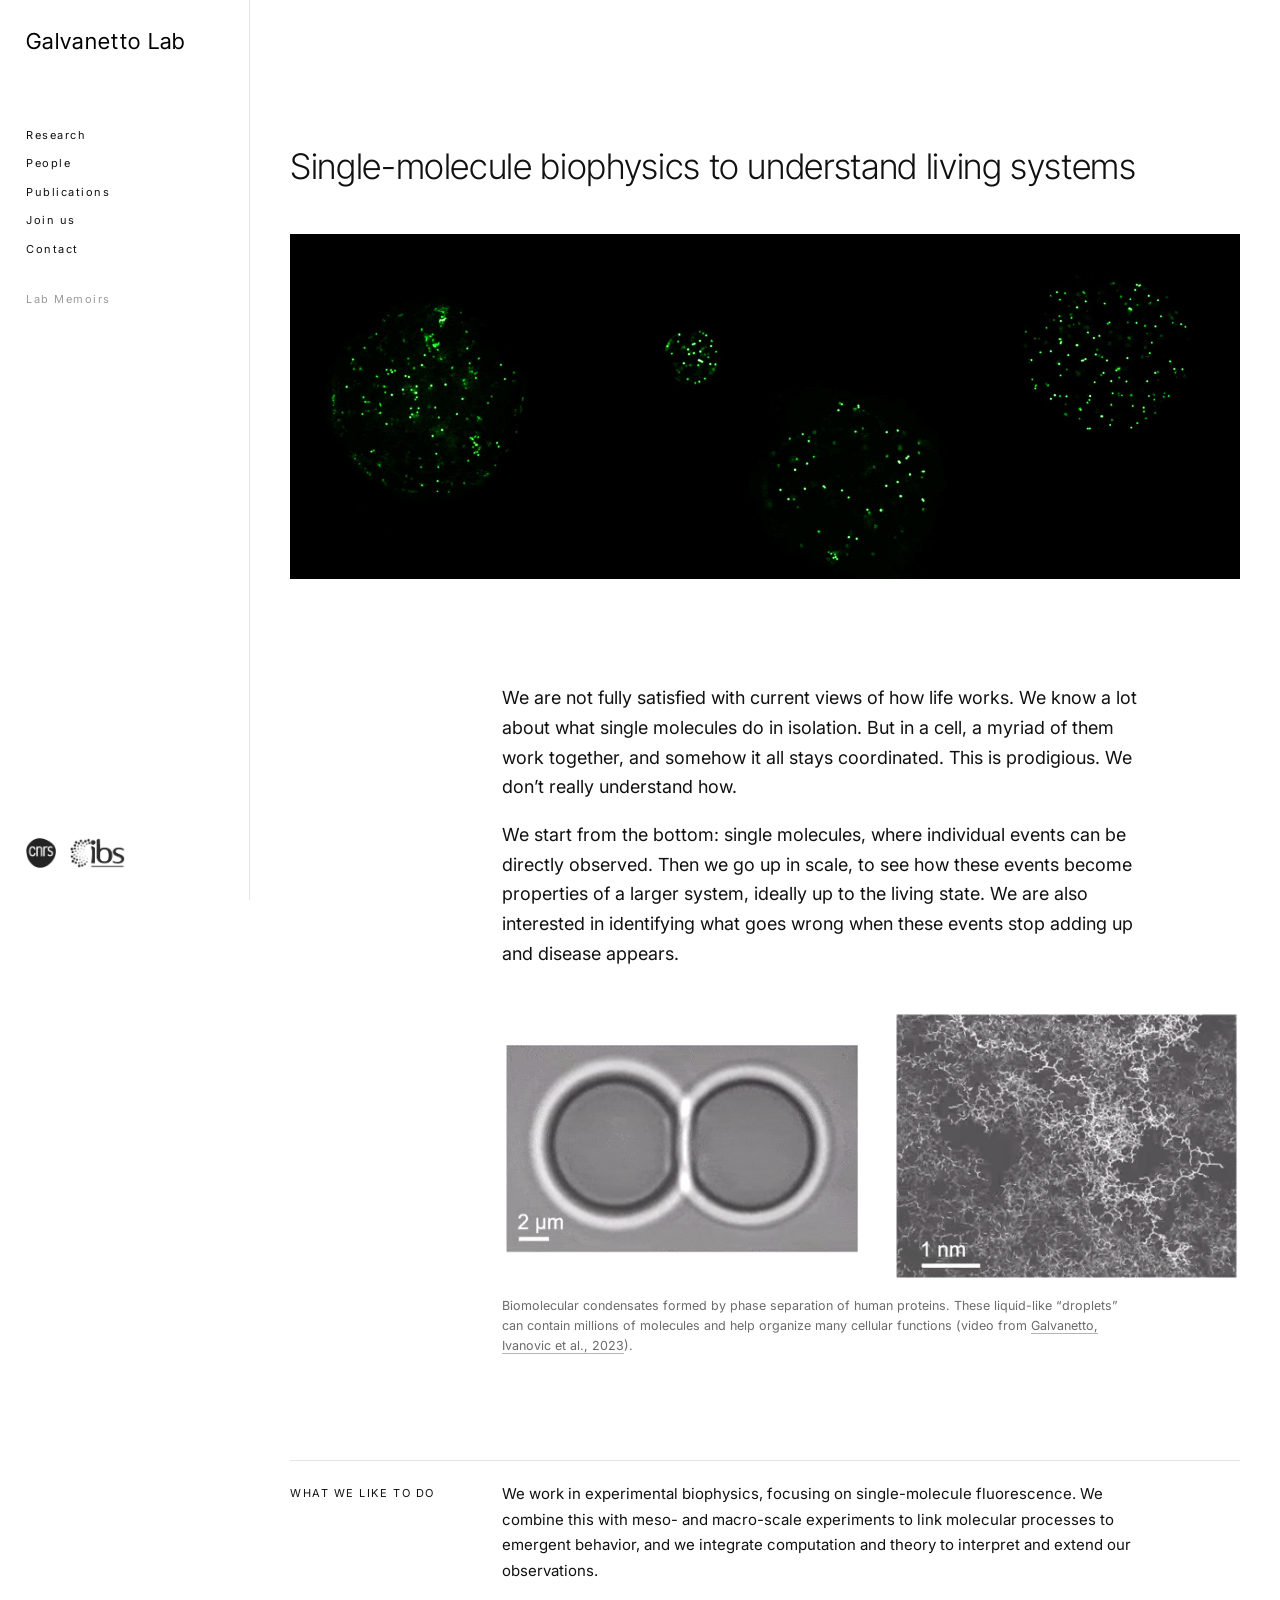
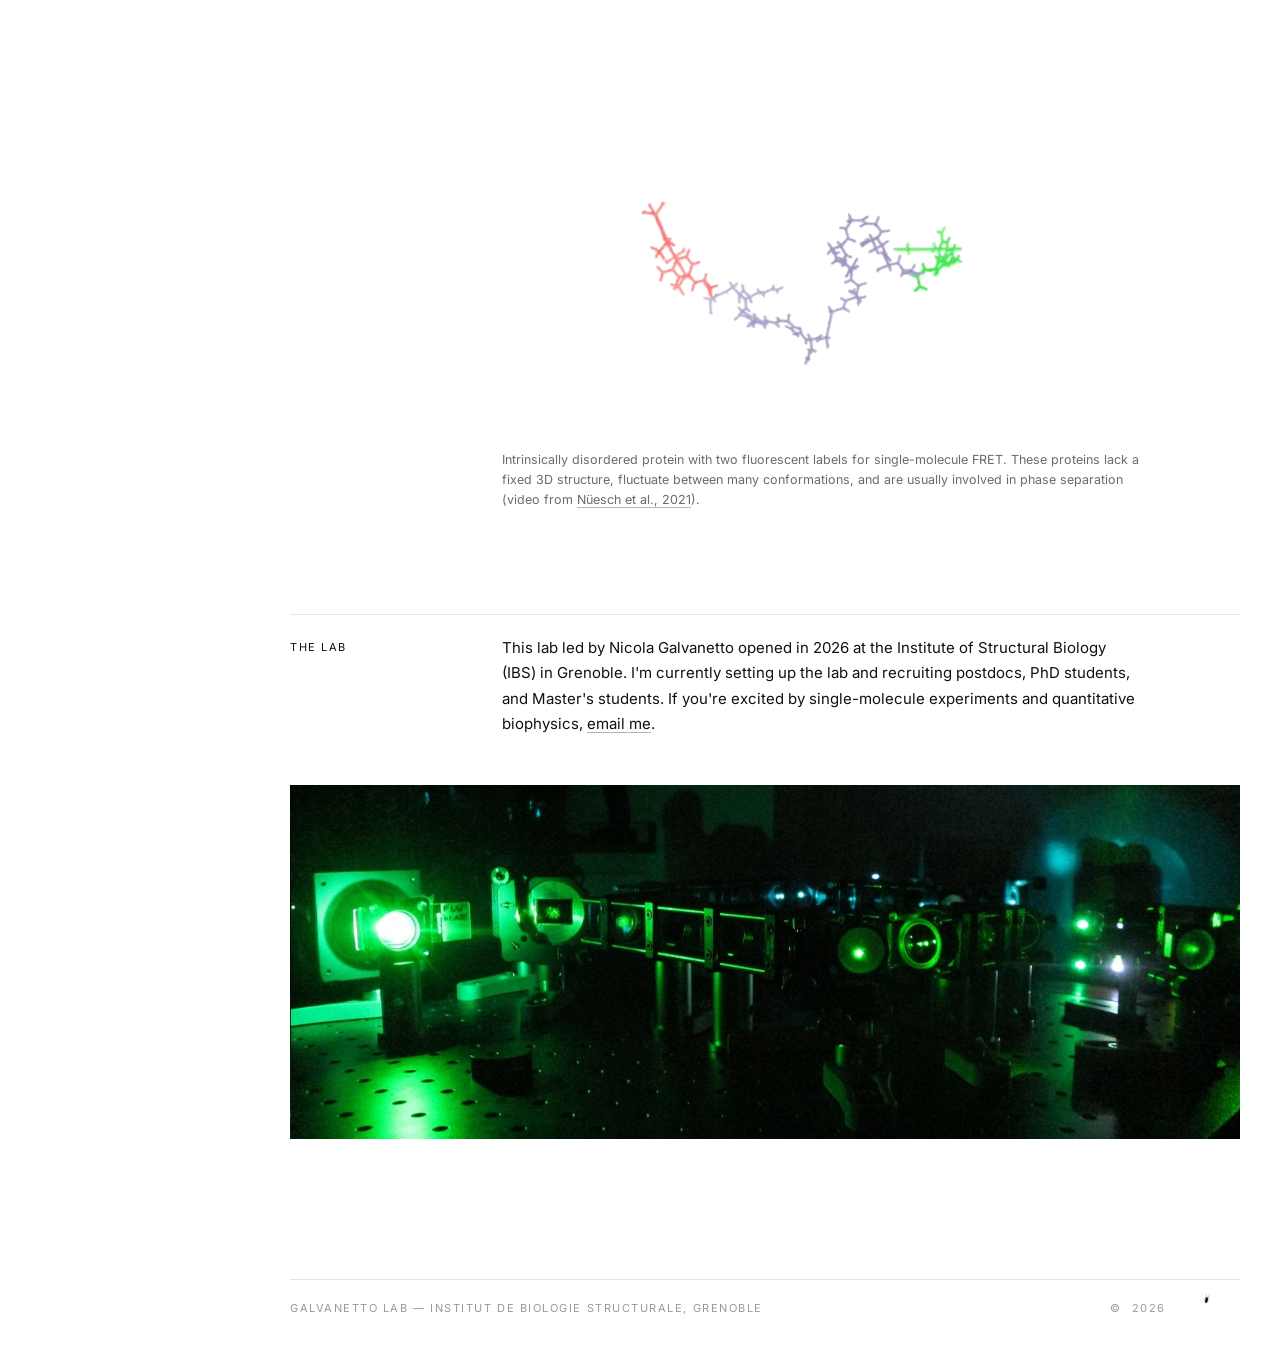
<file: index.html>
<!DOCTYPE html>
<html lang="en">
<head>
  <meta charset="UTF-8" />
  <meta name="viewport" content="width=device-width, initial-scale=1.0" />
  <title>Nicola Galvanetto Lab | Single-Molecule Biophysics, IBS Grenoble</title>
  <meta name="description" content="Nicola Galvanetto's research group at IBS Grenoble. Experimental biophysics.">
  <meta name="author" content="Nicola Galvanetto">
  <link rel="icon" href="favicon.ico">
  <link rel="preconnect" href="https://fonts.googleapis.com">
  <link rel="preconnect" href="https://fonts.gstatic.com" crossorigin>
  <link href="https://fonts.googleapis.com/css2?family=Inter+Tight:wght@300;400&family=Inter:wght@400;500&display=swap" rel="stylesheet">
  <link rel="stylesheet" href="style.css" />
  <meta property="og:type" content="website">
  <meta property="og:site_name" content="Galvanetto Lab">
  <meta property="og:title" content="Nicola Galvanetto Lab | Single-Molecule Biophysics, IBS Grenoble">
  <meta property="og:description" content="Nicola Galvanetto's research group at IBS Grenoble. Experimental biophysics.">
  <meta property="og:url" content="https://galvanettolab.org/">
  <meta property="og:image" content="https://galvanettolab.org/images/bannerbeads.jpg">
  <meta name="twitter:card" content="summary_large_image">
  <meta name="google-site-verification" content="LbLYlMsRzAhUB07SiSSsI749HPwoGeABH3J2NAC8m28">
  <script type="application/ld+json">
  {
    "@context": "https://schema.org",
    "@type": "Person",
    "name": "Nicola Galvanetto",
    "jobTitle": "Biophysicist",
    "description": "Principal Investigator at CNRS studying single-molecule protein dynamics",
    "affiliation": {
      "@type": "Organization",
      "name": "French National Centre for Scientific Research (CNRS)"
    },
    "worksFor": {
      "@type": "Organization",
      "name": "Institut de Biologie Structurale, Grenoble"
    },
    "url": "https://galvanettolab.org",
    "sameAs": [
      "https://scholar.google.com/citations?user=8Rr_CowAAAAJ",
      "https://orcid.org/0000-0002-0408-1747"
    ]
  }
  </script>
</head>
<body>

  <!-- ───────── Sidebar ───────── -->
  <aside class="sidebar">
    <div class="sidebar-top">
      <a class="site-title" href="index.html">Galvanetto Lab</a>
      <button class="hamburger" id="hamburger" aria-label="Open menu" aria-expanded="false">
        <span></span><span></span><span></span>
      </button>
    </div>

    <div class="sidebar-body" id="menu">
      <nav>
        <ul class="menu">
          <li><a href="research/">Research</a></li>
          <li><a href="people/">People</a></li>
          <li><a href="publications/">Publications</a></li>
          <li><a href="join/">Join us</a></li>
          <li><a href="contact/">Contact</a></li>
          <li class="aside"><a href="memoirs/">Lab Memoirs</a></li>
        </ul>
      </nav>


      <div class="sidebar-logos">
        <a href="https://www.cnrs.fr/en" target="_blank" rel="noopener"><img src="images/cnrslogo.jpg" alt="CNRS"></a>
        <a href="https://www.ibs.fr/" target="_blank" rel="noopener"><img src="images/ibslogo.jpg" alt="IBS"></a>
      </div>
    </div>
  </aside>

  <!-- ───────── Main ───────── -->
  <main class="main">
    <div class="wrap">


      <h1 class="statement">Single-molecule biophysics to understand living systems</h1>

      <img src="images/bannerbeads.jpg" alt="Single molecules inside biomolecular condensates" class="full">

      <section class="row">
        <div class="label"></div>
        <div class="text intro">
          <p>We are not fully satisfied with current views of how life works. We know a lot about what single molecules do in isolation. But in a cell, a myriad of them work together, and somehow it all stays coordinated. This is prodigious. We don’t really understand how.</p>
          <p>We start from the bottom: single molecules, where individual events can be directly observed. Then we go up in scale, to see how these events become properties of a larger system, ideally up to the living state. We are also interested in identifying what goes wrong when these events stop adding up and disease appears.</p>
        </div>
      </section>

      <figure class="figure">
        <div class="plate"><video autoplay loop muted playsinline aria-label="Biomolecular condensates"><source src="images/dropletsandmolecules.webm" type="video/webm"><source src="images/dropletsandmolecules.mp4" type="video/mp4"></video></div>
        <figcaption class="row">
          <span class="label"></span>
          <span class="text">Biomolecular condensates formed by phase separation of human proteins.
          These liquid-like “droplets” can contain millions of molecules and help organize many cellular functions
          (video from <a href="https://www.nature.com/articles/s41586-023-06329-5">Galvanetto, Ivanovic et al., 2023</a>).</span>
        </figcaption>
      </figure>

      <section class="row">
        <h2 class="label">What we like to do</h2>
        <div class="text">
          <p>We work in experimental biophysics, focusing on single-molecule fluorescence.
          We combine this with meso- and macro-scale experiments to link molecular processes to emergent behavior,
          and we integrate computation and theory to interpret and extend our observations.</p>
        </div>
      </section>

      <figure class="figure">
        <div class="plate plate-narrow"><video autoplay loop muted playsinline aria-label="Intrinsically disordered protein with two fluorescent labels"><source src="images/AGQ.webm" type="video/webm"><source src="images/AGQ.mp4" type="video/mp4"></video></div>
        <figcaption class="row">
          <span class="label"></span>
          <span class="text">Intrinsically disordered protein with two fluorescent labels for single-molecule FRET.
          These proteins lack a fixed 3D structure, fluctuate between many conformations,
          and are usually involved in phase separation
          (video from <a href="https://pubs.acs.org/doi/full/10.1021/jacs.1c09387">Nüesch et al., 2021</a>).</span>
        </figcaption>
      </figure>

      <section class="row">
        <h2 class="label">The lab</h2>
        <div class="text">
          <p>This lab led by Nicola Galvanetto opened in 2026 at the Institute of Structural Biology (IBS) in Grenoble.
          I'm currently setting up the lab and recruiting postdocs, PhD students, and Master's students.
          If you're excited by single-molecule experiments and quantitative biophysics, <a href="mailto:nicola.galvanetto@ibs.fr">email me</a>.</p>
        </div>
      </section>
	  
	  
	  
	  <img src="images/laser1thin.jpg" alt="Fluorescence microscope setup" class="full">
	  


      <footer class="site-footer">
        <p>Galvanetto Lab — Institut de Biologie Structurale, Grenoble</p>
        <p class="footer-right">© <span id="year"></span><img src="images/formica.gif" alt="" class="ant-gif"></p>
      </footer>
    </div>
  </main>

  <script>
    document.getElementById("year").textContent = new Date().getFullYear();

    (function () {
      var btn = document.getElementById("hamburger");
      var menu = document.getElementById("menu");
      btn.addEventListener("click", function () {
        var open = menu.classList.toggle("open");
        btn.classList.toggle("open", open);
        btn.setAttribute("aria-expanded", open);
      });
      menu.querySelectorAll("a").forEach(function (a) {
        a.addEventListener("click", function () { menu.classList.remove("open"); btn.classList.remove("open"); });
      });
    })();
  </script>
</body>
</html>
</file>
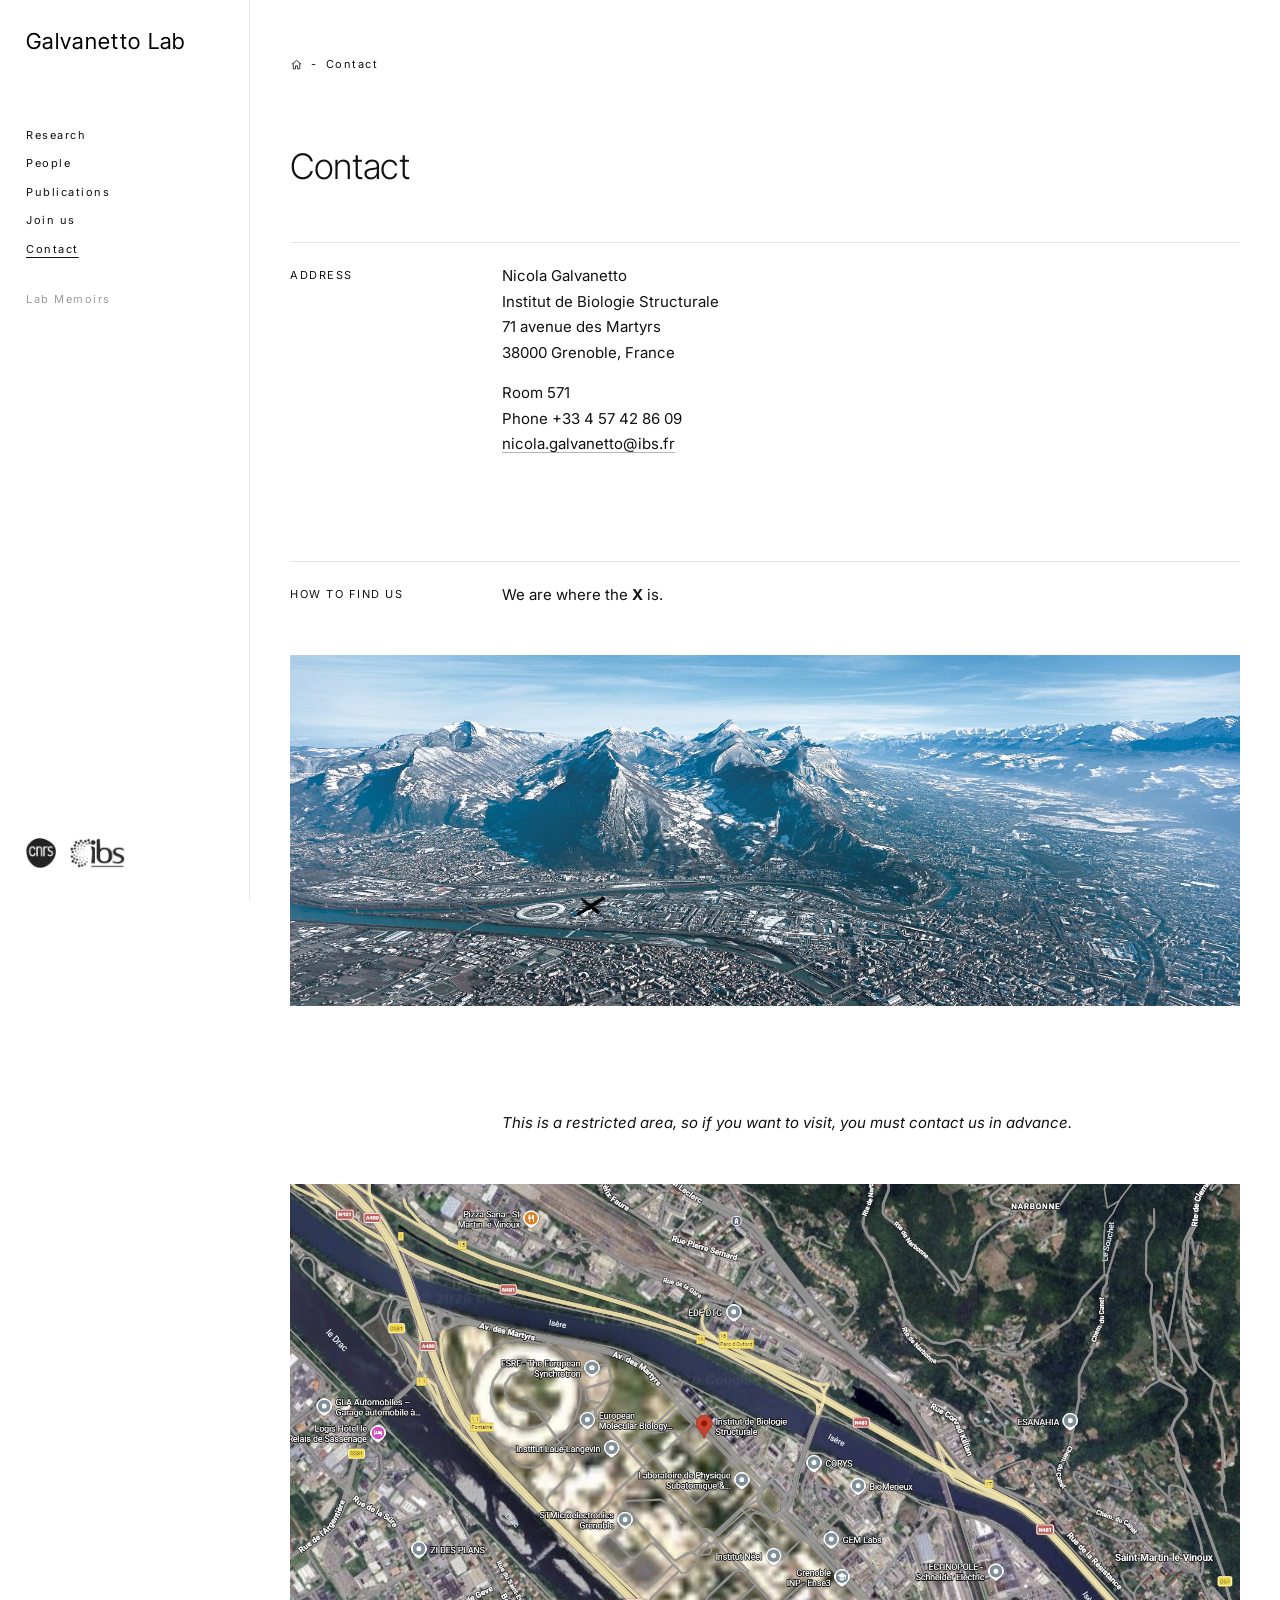
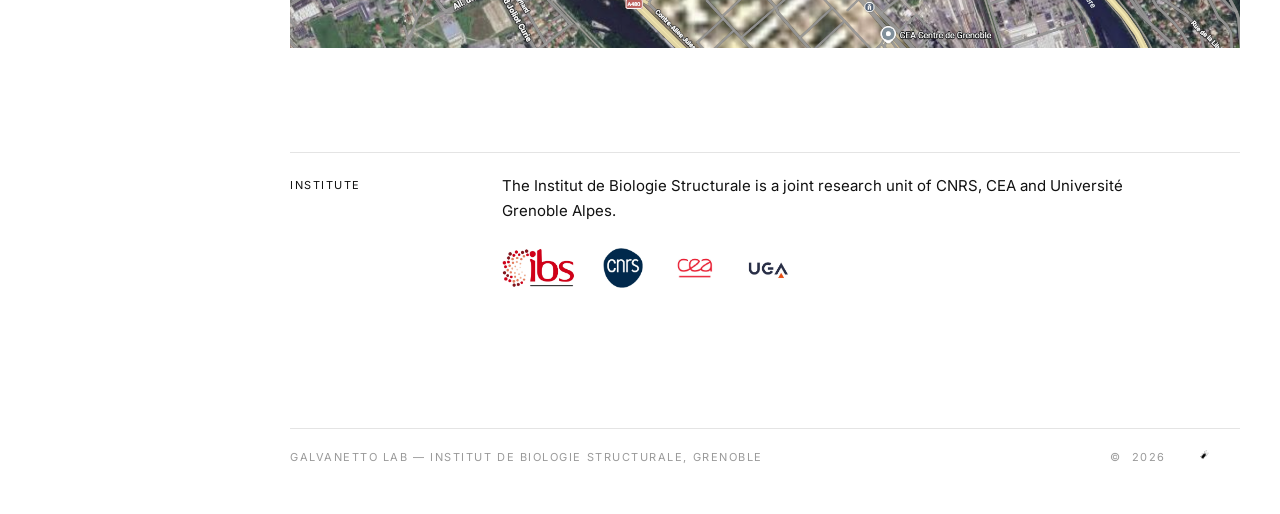
<file: contact/index.html>
<!DOCTYPE html>
<html lang="en">
<head>
  <meta charset="UTF-8" />
  <meta name="viewport" content="width=device-width, initial-scale=1.0" />
  <title>Contact — Nicola Galvanetto Lab</title>
  <meta name="description" content="Contact Nicola Galvanetto at IBS Grenoble and find the lab.">
  <meta name="author" content="Nicola Galvanetto">
  <link rel="icon" href="../favicon.ico">
  <link rel="preconnect" href="https://fonts.googleapis.com">
  <link rel="preconnect" href="https://fonts.gstatic.com" crossorigin>
  <link href="https://fonts.googleapis.com/css2?family=Inter+Tight:wght@300;400&family=Inter:wght@400;500&display=swap" rel="stylesheet">
  <link rel="stylesheet" href="../style.css" />
  <meta property="og:type" content="website">
  <meta property="og:site_name" content="Galvanetto Lab">
  <meta property="og:title" content="Contact — Nicola Galvanetto Lab">
  <meta property="og:description" content="Contact Nicola Galvanetto at IBS Grenoble and find the lab.">
  <meta property="og:url" content="https://galvanettolab.org/contact/">
  <meta property="og:image" content="https://galvanettolab.org/images/bannerbeads.jpg">
  <meta name="twitter:card" content="summary_large_image">
</head>
<body>

  <!-- ───────── Sidebar ───────── -->
  <aside class="sidebar">
    <div class="sidebar-top">
      <a class="site-title" href="../index.html">Galvanetto Lab</a>
      <button class="hamburger" id="hamburger" aria-label="Open menu" aria-expanded="false">
        <span></span><span></span><span></span>
      </button>
    </div>

    <div class="sidebar-body" id="menu">
      <nav>
        <ul class="menu">
          <li><a href="../research/">Research</a></li>
          <li><a href="../people/">People</a></li>
          <li><a href="../publications/">Publications</a></li>
          <li><a href="../join/">Join us</a></li>
          <li><a href="../contact/" class="active">Contact</a></li>
          <li class="aside"><a href="../memoirs/">Lab Memoirs</a></li>
        </ul>
      </nav>


      <div class="sidebar-logos">
        <a href="https://www.cnrs.fr/en" target="_blank" rel="noopener"><img src="../images/cnrslogo.jpg" alt="CNRS"></a>
        <a href="https://www.ibs.fr/" target="_blank" rel="noopener"><img src="../images/ibslogo.jpg" alt="IBS"></a>
      </div>
    </div>
  </aside>

  <!-- ───────── Main ───────── -->
  <main class="main">
    <div class="wrap">
      <div class="breadcrumb">
        <a href="../index.html" class="crumb-home" aria-label="Home"><svg viewBox="0 0 24 24" aria-hidden="true" fill="none" stroke="currentColor" stroke-width="1.5" stroke-linejoin="round"><path d="M3.5 11.5 12 4.5l8.5 7"/><path d="M6 9.5V20h4.2v-5.5h3.6V20H18V9.5"/></svg></a>
        <span>-</span>
        <span>Contact</span>
      </div>

      <h1 class="statement">Contact</h1>

      <section class="row">
        <h2 class="label">Address</h2>
        <div class="text">
          <p>Nicola Galvanetto<br>
          Institut de Biologie Structurale<br>
          71 avenue des Martyrs<br>
          38000 Grenoble, France</p>
          <p>Room 571<br>
          Phone +33 4 57 42 86 09<br>
          <a href="mailto:nicola.galvanetto@ibs.fr">nicola.galvanetto@ibs.fr</a></p>
        </div>
      </section>

      <section class="row">
        <h2 class="label">How to find us</h2>
        <div class="text">
          <p>We are where the <b>X</b> is.</p>
        </div>
      </section>

      <img src="../images/position in photo.png" alt="Aerial view with the lab position marked" class="full">

      <section class="row">
        <div class="label"></div>
        <div class="text">
          <p><i>This is a restricted area, so if you want to visit, you must contact us in advance.</i></p>
        </div>
      </section>

      <a href="https://maps.app.goo.gl/d3sHrLhtY7CHZB1f6" target="_blank" rel="noopener" class="full-link">
        <img src="../images/position in map.png" alt="Map with the lab position" class="full">
      </a>

      <section class="row">
        <h2 class="label">Institute</h2>
        <div class="text">
          <p>The Institut de Biologie Structurale is a joint research unit of CNRS, CEA and Université Grenoble Alpes.</p>
          <div class="institute-logos">
            <a href="https://www.ibs.fr/" target="_blank" rel="noopener"><img src="../images/ibslogo.jpg" alt="IBS"></a>
            <a href="https://www.cnrs.fr/en" target="_blank" rel="noopener"><img src="../images/cnrslogo.jpg" alt="CNRS"></a>
            <a href="https://www.cea.fr/english/Pages/home.aspx" target="_blank" rel="noopener"><img src="../images/cealogo.jpg" alt="CEA"></a>
            <a href="https://www.univ-grenoble-alpes.fr/english/" target="_blank" rel="noopener"><img src="../images/ugalogo.jpg" alt="Université Grenoble Alpes"></a>
          </div>
        </div>
      </section>

      <footer class="site-footer">
        <p>Galvanetto Lab — Institut de Biologie Structurale, Grenoble</p>
        <p class="footer-right">© <span id="year"></span><img src="../images/formica.gif" alt="" class="ant-gif"></p>
      </footer>
    </div>
  </main>

  <script>
    document.getElementById("year").textContent = new Date().getFullYear();

    (function () {
      var btn = document.getElementById("hamburger");
      var menu = document.getElementById("menu");
      btn.addEventListener("click", function () {
        var open = menu.classList.toggle("open");
        btn.classList.toggle("open", open);
        btn.setAttribute("aria-expanded", open);
      });
      menu.querySelectorAll("a").forEach(function (a) {
        a.addEventListener("click", function () { menu.classList.remove("open"); btn.classList.remove("open"); });
      });
    })();
  </script>
</body>
</html>
</file>
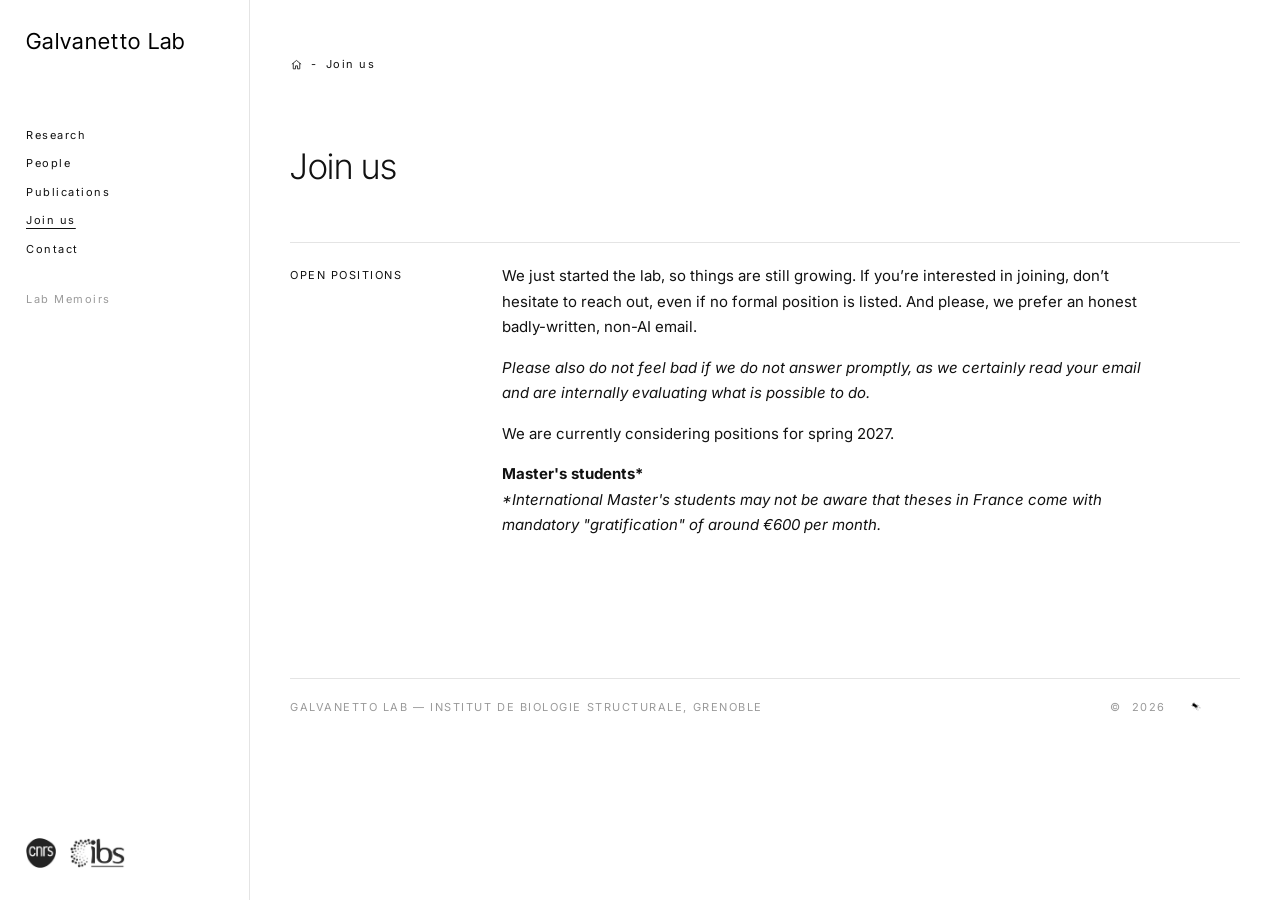
<file: join/index.html>
<!DOCTYPE html>
<html lang="en">
<head>
  <meta charset="UTF-8" />
  <meta name="viewport" content="width=device-width, initial-scale=1.0" />
  <title>Join us — Nicola Galvanetto Lab</title>
  <meta name="description" content="Open positions in the Galvanetto Lab at IBS Grenoble: postdocs, PhD and Master's students in single-molecule biophysics.">
  <meta name="author" content="Nicola Galvanetto">
  <link rel="icon" href="../favicon.ico">
  <link rel="preconnect" href="https://fonts.googleapis.com">
  <link rel="preconnect" href="https://fonts.gstatic.com" crossorigin>
  <link href="https://fonts.googleapis.com/css2?family=Inter+Tight:wght@300;400&family=Inter:wght@400;500&display=swap" rel="stylesheet">
  <link rel="stylesheet" href="../style.css" />
  <meta property="og:type" content="website">
  <meta property="og:site_name" content="Galvanetto Lab">
  <meta property="og:title" content="Join us — Nicola Galvanetto Lab">
  <meta property="og:description" content="Open positions in the Galvanetto Lab at IBS Grenoble: postdocs, PhD and Master's students in single-molecule biophysics.">
  <meta property="og:url" content="https://galvanettolab.org/join/">
  <meta property="og:image" content="https://galvanettolab.org/images/bannerbeads.jpg">
  <meta name="twitter:card" content="summary_large_image">
</head>
<body>

  <!-- ───────── Sidebar ───────── -->
  <aside class="sidebar">
    <div class="sidebar-top">
      <a class="site-title" href="../index.html">Galvanetto Lab</a>
      <button class="hamburger" id="hamburger" aria-label="Open menu" aria-expanded="false">
        <span></span><span></span><span></span>
      </button>
    </div>

    <div class="sidebar-body" id="menu">
      <nav>
        <ul class="menu">
          <li><a href="../research/">Research</a></li>
          <li><a href="../people/">People</a></li>
          <li><a href="../publications/">Publications</a></li>
          <li><a href="../join/" class="active">Join us</a></li>
          <li><a href="../contact/">Contact</a></li>
          <li class="aside"><a href="../memoirs/">Lab Memoirs</a></li>
        </ul>
      </nav>


      <div class="sidebar-logos">
        <a href="https://www.cnrs.fr/en" target="_blank" rel="noopener"><img src="../images/cnrslogo.jpg" alt="CNRS"></a>
        <a href="https://www.ibs.fr/" target="_blank" rel="noopener"><img src="../images/ibslogo.jpg" alt="IBS"></a>
      </div>
    </div>
  </aside>

  <!-- ───────── Main ───────── -->
  <main class="main">
    <div class="wrap">
      <div class="breadcrumb">
        <a href="../index.html" class="crumb-home" aria-label="Home"><svg viewBox="0 0 24 24" aria-hidden="true" fill="none" stroke="currentColor" stroke-width="1.5" stroke-linejoin="round"><path d="M3.5 11.5 12 4.5l8.5 7"/><path d="M6 9.5V20h4.2v-5.5h3.6V20H18V9.5"/></svg></a>
        <span>-</span>
        <span>Join us</span>
      </div>

      <h1 class="statement">Join us</h1>

      <section class="row">
        <h2 class="label">Open positions</h2>
        <div class="text">
          <p>We just started the lab, so things are still growing.
          If you’re interested in joining, don’t hesitate to reach out, even if no formal position is listed. And please, we prefer an honest badly-written, non-AI email.</p>
          <p><i>Please also do not feel bad if we do not answer promptly, as we certainly read your email and are internally evaluating what is possible to do.</i></p>
          <p>We are currently considering positions for spring 2027.</p>
          <p><b>Master's students*</b><br>
          <i>*International Master's students may not be aware that theses in France come with mandatory "gratification"
          of around €600 per month.</i></p>
        </div>
      </section>

      <footer class="site-footer">
        <p>Galvanetto Lab — Institut de Biologie Structurale, Grenoble</p>
        <p class="footer-right">© <span id="year"></span><img src="../images/formica.gif" alt="" class="ant-gif"></p>
      </footer>
    </div>
  </main>

  <script>
    document.getElementById("year").textContent = new Date().getFullYear();

    (function () {
      var btn = document.getElementById("hamburger");
      var menu = document.getElementById("menu");
      btn.addEventListener("click", function () {
        var open = menu.classList.toggle("open");
        btn.classList.toggle("open", open);
        btn.setAttribute("aria-expanded", open);
      });
      menu.querySelectorAll("a").forEach(function (a) {
        a.addEventListener("click", function () { menu.classList.remove("open"); btn.classList.remove("open"); });
      });
    })();
  </script>
</body>
</html>
</file>
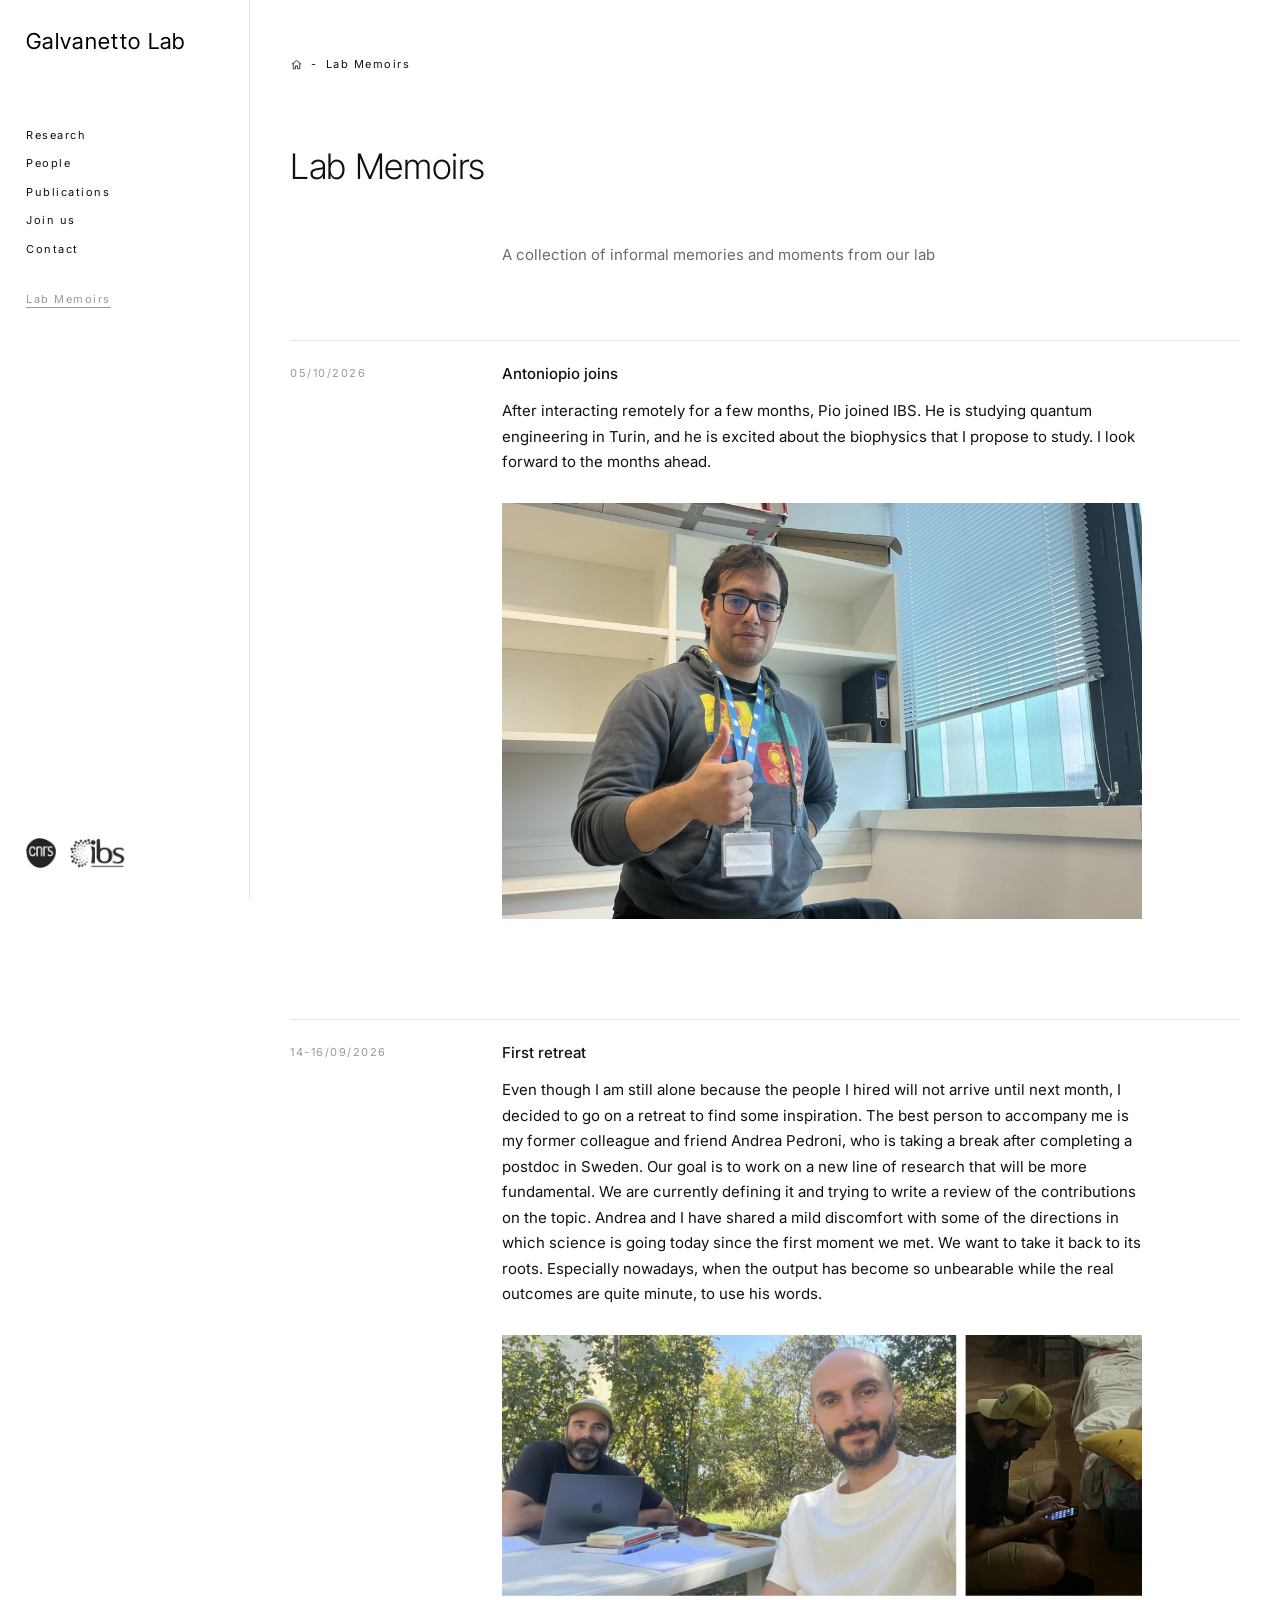
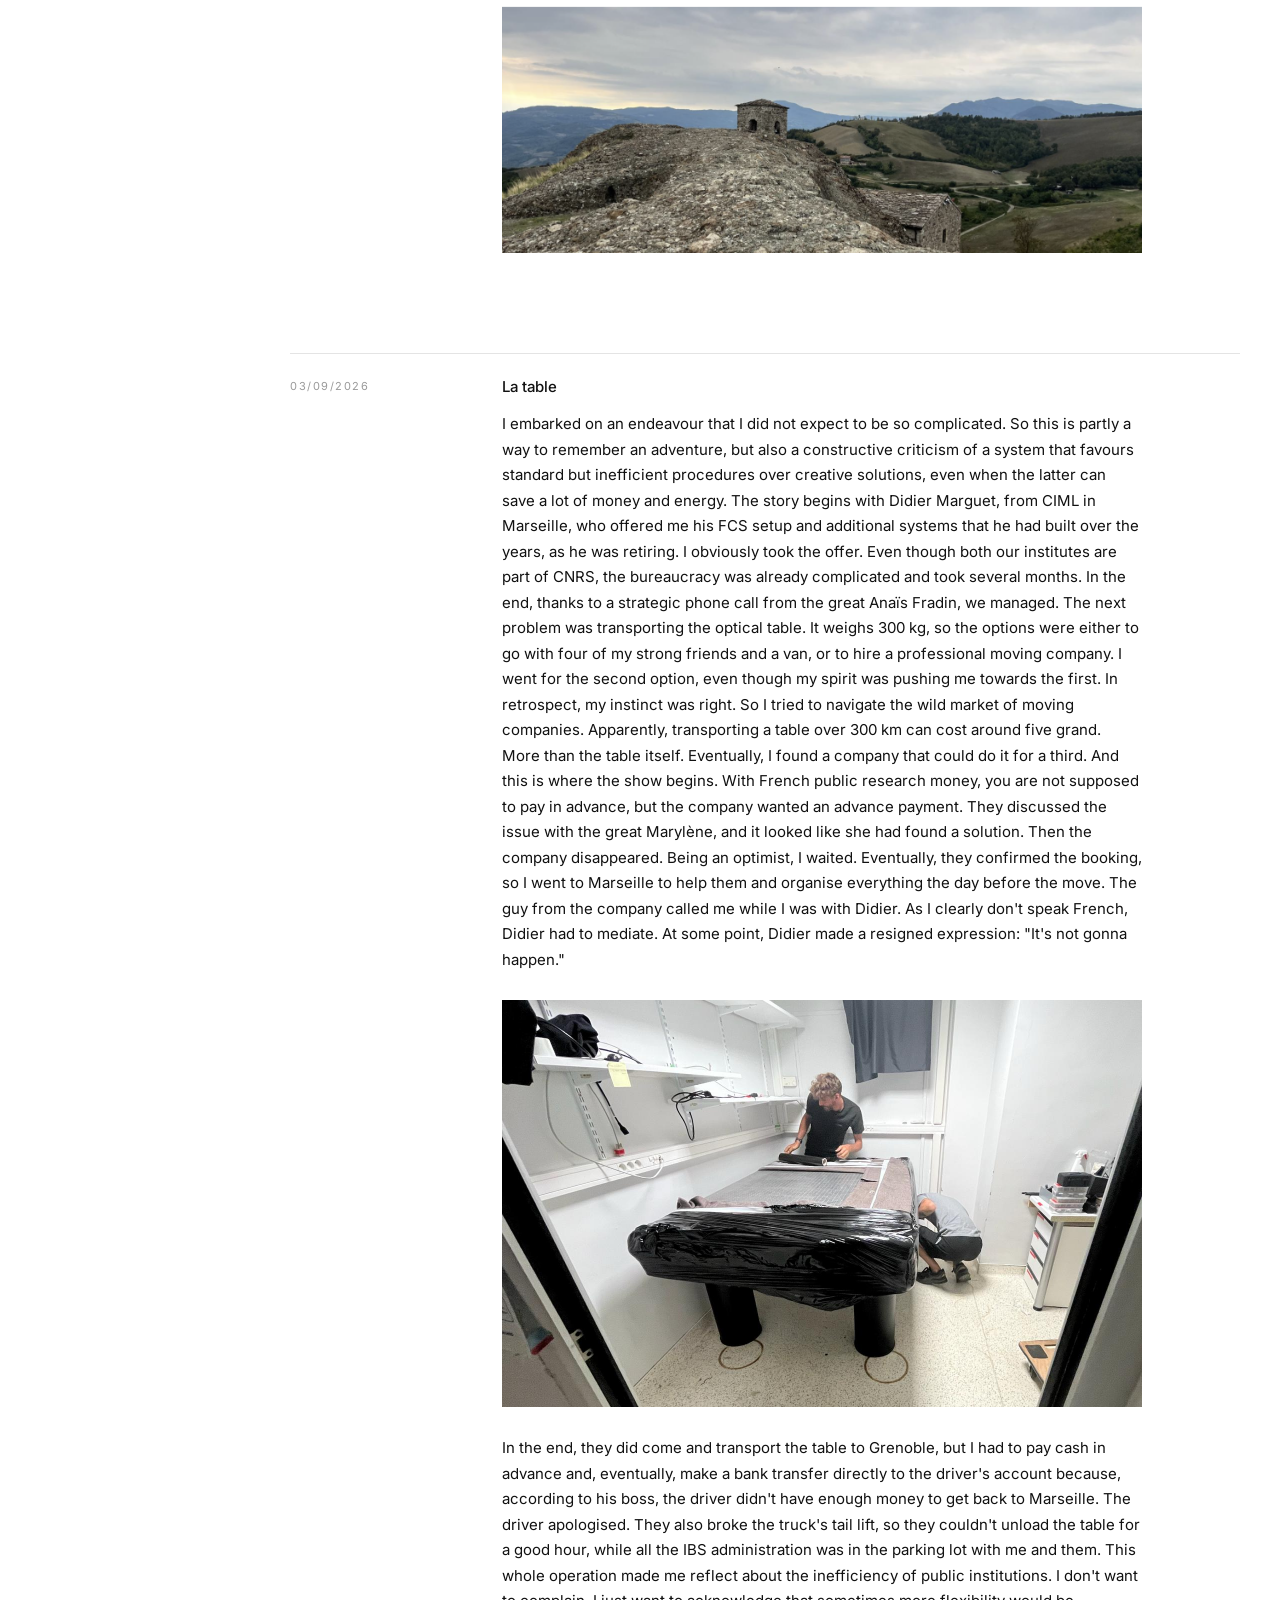
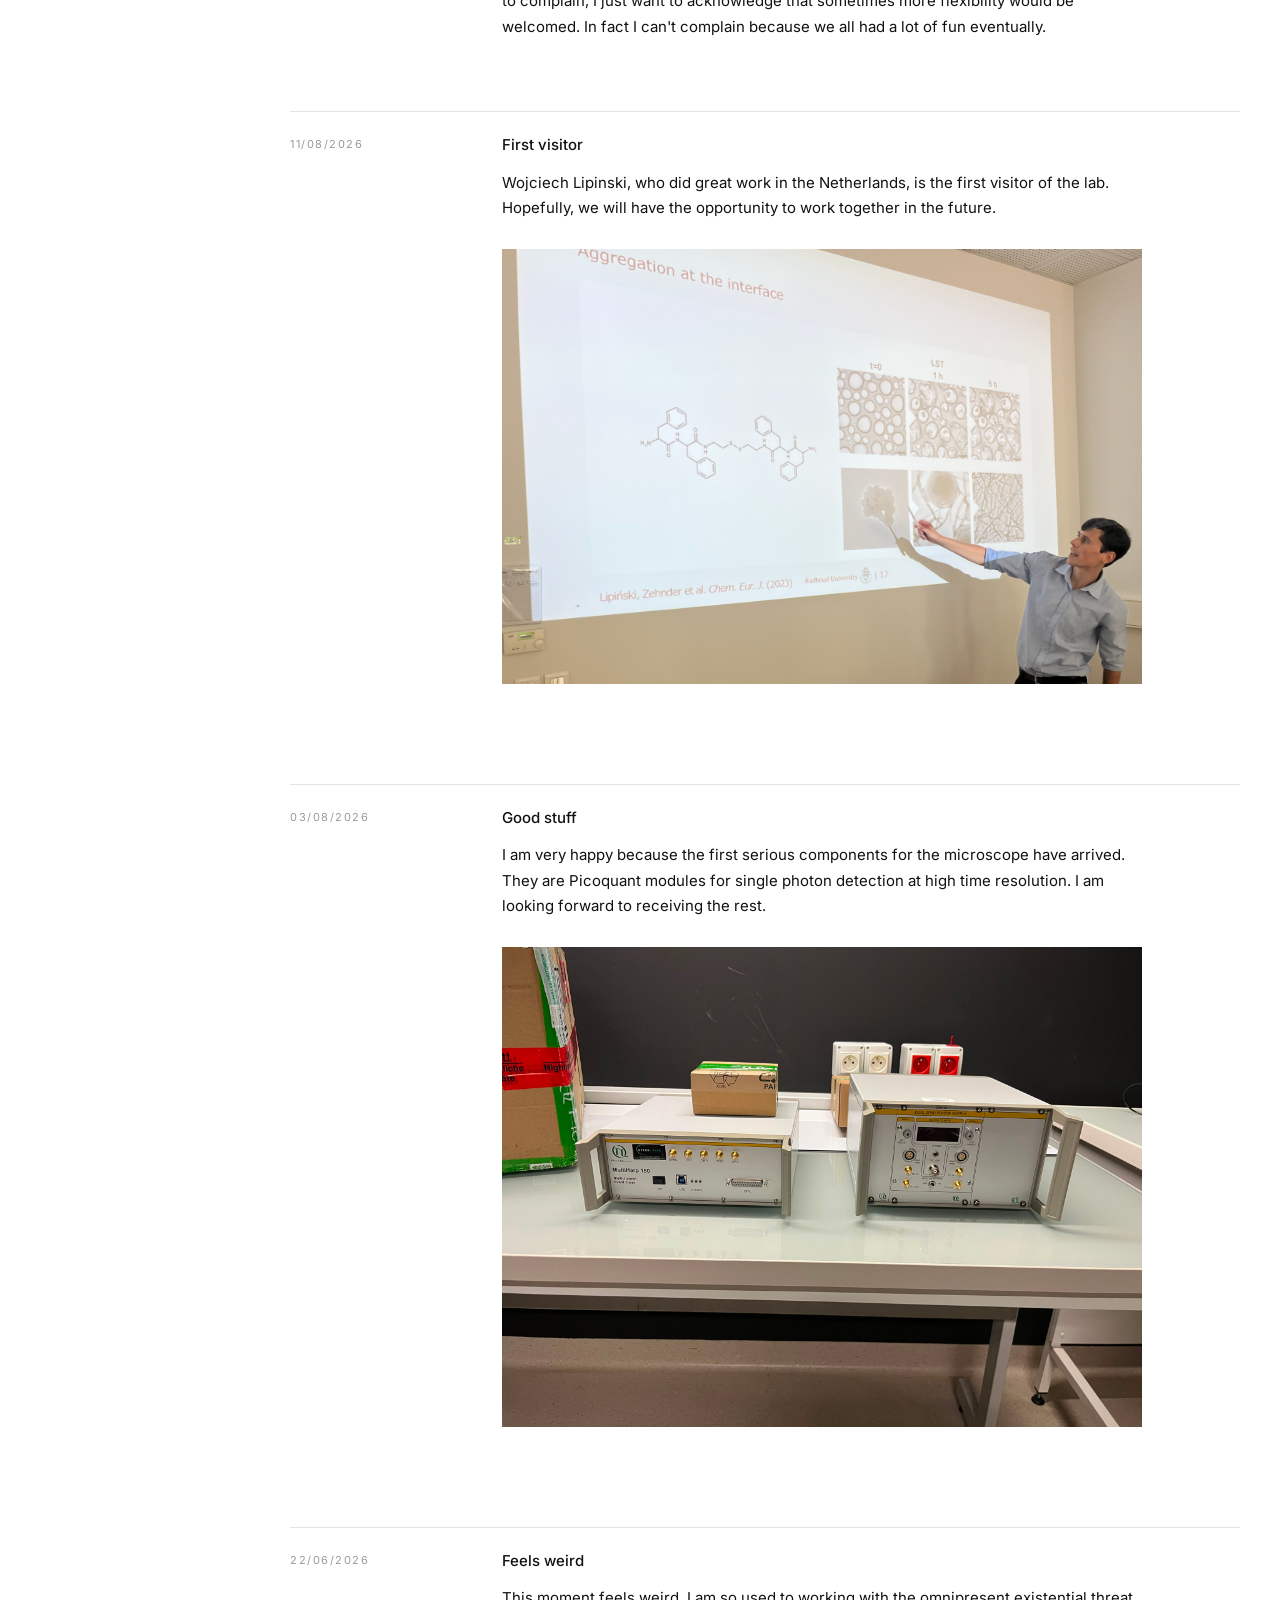
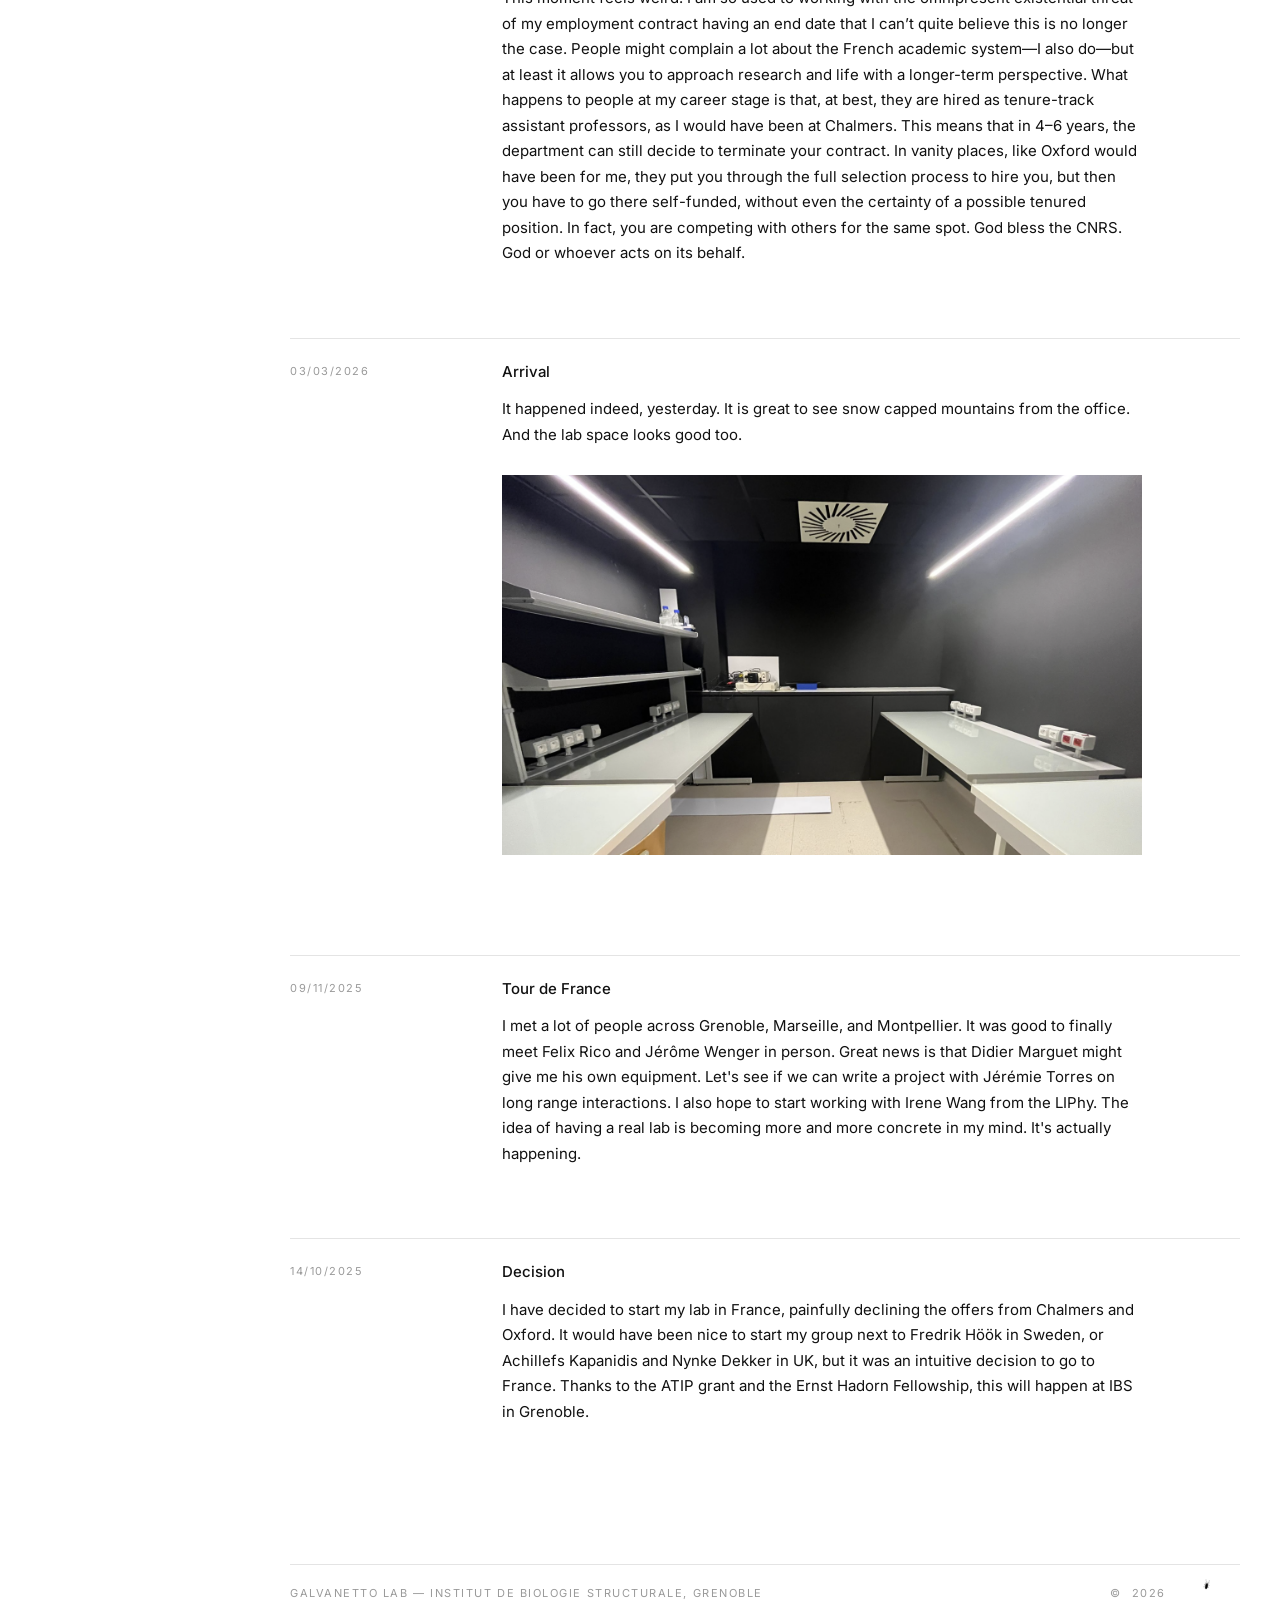
<file: memoirs/index.html>
<!DOCTYPE html>
<html lang="en">
<head>
  <meta charset="UTF-8" />
  <meta name="viewport" content="width=device-width, initial-scale=1.0" />
  <title>Lab Memoirs — Nicola Galvanetto Lab</title>
  <meta name="description" content="A collection of informal memories and moments from the Galvanetto Lab.">
  <meta name="author" content="Nicola Galvanetto">
  <link rel="icon" href="../favicon.ico">
  <link rel="preconnect" href="https://fonts.googleapis.com">
  <link rel="preconnect" href="https://fonts.gstatic.com" crossorigin>
  <link href="https://fonts.googleapis.com/css2?family=Inter+Tight:wght@300;400&family=Inter:wght@400;500&display=swap" rel="stylesheet">
  <link rel="stylesheet" href="../style.css" />
  <meta property="og:type" content="website">
  <meta property="og:site_name" content="Galvanetto Lab">
  <meta property="og:title" content="Lab Memoirs — Nicola Galvanetto Lab">
  <meta property="og:description" content="A collection of informal memories and moments from the Galvanetto Lab.">
  <meta property="og:url" content="https://galvanettolab.org/memoirs/">
  <meta property="og:image" content="https://galvanettolab.org/images/bannerbeads.jpg">
  <meta name="twitter:card" content="summary_large_image">
</head>
<body>

  <!-- ───────── Sidebar ───────── -->
  <aside class="sidebar">
    <div class="sidebar-top">
      <a class="site-title" href="../index.html">Galvanetto Lab</a>
      <button class="hamburger" id="hamburger" aria-label="Open menu" aria-expanded="false">
        <span></span><span></span><span></span>
      </button>
    </div>

    <div class="sidebar-body" id="menu">
      <nav>
        <ul class="menu">
          <li><a href="../research/">Research</a></li>
          <li><a href="../people/">People</a></li>
          <li><a href="../publications/">Publications</a></li>
          <li><a href="../join/">Join us</a></li>
          <li><a href="../contact/">Contact</a></li>
          <li class="aside"><a href="../memoirs/" class="active">Lab Memoirs</a></li>
        </ul>
      </nav>


      <div class="sidebar-logos">
        <a href="https://www.cnrs.fr/en" target="_blank" rel="noopener"><img src="../images/cnrslogo.jpg" alt="CNRS"></a>
        <a href="https://www.ibs.fr/" target="_blank" rel="noopener"><img src="../images/ibslogo.jpg" alt="IBS"></a>
      </div>
    </div>
  </aside>

  <!-- ───────── Main ───────── -->
  <main class="main">
    <div class="wrap">
      <div class="breadcrumb">
        <a href="../index.html" class="crumb-home" aria-label="Home"><svg viewBox="0 0 24 24" aria-hidden="true" fill="none" stroke="currentColor" stroke-width="1.5" stroke-linejoin="round"><path d="M3.5 11.5 12 4.5l8.5 7"/><path d="M6 9.5V20h4.2v-5.5h3.6V20H18V9.5"/></svg></a>
        <span>-</span>
        <span>Lab Memoirs</span>
      </div>

      <h1 class="statement">Lab Memoirs</h1>

      <section class="row">
        <div class="label"></div>
        <div class="text"><p class="lead">A collection of informal memories and moments from our lab</p></div>
      </section>


	  <article class="row memoir">
        <p class="label">05/10/2026</p>
        <div class="text">
          <h2 class="memoir-title">Antoniopio joins</h2>
          <p>After interacting remotely for a few months, Pio joined IBS. He is studying quantum engineering in Turin, and he is excited about the biophysics that I propose to study. I look forward to the months ahead.</p>
          <img src="../images/pio memoirs.png" alt="Pio">
        </div>
      </article>
	  
	  
	  <article class="row memoir">
        <p class="label">14-16/09/2026</p>
        <div class="text">
          <h2 class="memoir-title">First retreat</h2>
          <p>Even though I am still alone because the people I hired will not arrive until next month, I decided to go on a retreat to find some inspiration. 
		  The best person to accompany me is my former colleague and friend Andrea Pedroni, who is taking a break after completing a postdoc in Sweden. 
		  Our goal is to work on a new line of research that will be more fundamental. We are currently defining it and trying to write a review of the contributions on the topic. 
		  Andrea and I have shared a mild discomfort with some of the directions in which science is going today since the first moment we met. We want to take it back to its roots. 
		  Especially nowadays, when the output has become so unbearable while the real outcomes are quite minute, to use his words.</p>
          <img src="../images/pedroni.png" alt="Andrea pedroni and Nicola Galvanetto">
        </div>
      </article>

      <article class="row memoir">
        <p class="label">03/09/2026</p>
        <div class="text">
          <h2 class="memoir-title">La table</h2>
          <p>I embarked on an endeavour that I did not expect to be so complicated. So this is partly a way to remember an adventure, but also a constructive criticism of a system that favours standard but inefficient procedures over creative solutions, even when the latter can save a lot of money and energy.
          The story begins with Didier Marguet, from CIML in Marseille, who offered me his FCS setup and additional systems that he had built over the years, as he was retiring. I obviously took the offer.
          Even though both our institutes are part of CNRS, the bureaucracy was already complicated and took several months. In the end, thanks to a strategic phone call from the great Anaïs Fradin, we managed.
          The next problem was transporting the optical table. It weighs 300 kg, so the options were either to go with four of my strong friends and a van, or to hire a professional moving company. I went for the second option, even though my spirit was pushing me towards the first. In retrospect, my instinct was right.
          So I tried to navigate the wild market of moving companies. Apparently, transporting a table over 300 km can cost around five grand. More than the table itself. Eventually, I found a company that could do it for a third.
          And this is where the show begins.
          With French public research money, you are not supposed to pay in advance, but the company wanted an advance payment. They discussed the issue with the great Marylène, and it looked like she had found a solution. Then the company disappeared.
          Being an optimist, I waited. Eventually, they confirmed the booking, so I went to Marseille to help them and organise everything the day before the move.
          The guy from the company called me while I was with Didier. As I clearly don't speak French, Didier had to mediate. At some point, Didier made a resigned expression: "It's not gonna happen."</p>
          <img src="../images/table.jpeg" alt="The optical table">
          <p>In the end, they did come and transport the table to Grenoble, but I had to pay cash in advance and, eventually, make a bank transfer directly to the driver's account because, according to his boss, the driver didn't have enough money to get back to Marseille. The driver apologised. They also broke the truck's tail lift, so they couldn't unload the table for a good hour, while all the IBS administration was in the parking lot with me and them.
          This whole operation made me reflect about the inefficiency of public institutions. I don't want to complain, I just want to acknowledge that sometimes more flexibility would be welcomed. In fact I can't complain because we all had a lot of fun eventually.</p>
        </div>
      </article>
      <article class="row memoir">
        <p class="label">11/08/2026</p>
        <div class="text">
          <h2 class="memoir-title">First visitor</h2>
          <p>Wojciech Lipinski, who did great work in the Netherlands, is the first visitor of the lab. Hopefully, we will have the opportunity to work together in the future.</p>
          <img src="../images/woj_seminar.png" alt="Wojciech Lipinski's seminar">

        </div>
      </article>
      <article class="row memoir">
        <p class="label">03/08/2026</p>
        <div class="text">
          <h2 class="memoir-title">Good stuff</h2>
          <p>I am very happy because the first serious components for the microscope have arrived. They are Picoquant modules for single photon detection at high time resolution. I am looking forward to receiving the rest.</p>
          <img src="../images/multiharp.jpeg" alt="Picoquant single-photon detection modules">

        </div>
      </article>
      <article class="row memoir">
        <p class="label">22/06/2026</p>
        <div class="text">
          <h2 class="memoir-title">Feels weird</h2>
          <p>This moment feels weird. I am so used to working with the omnipresent existential threat of my employment contract having an end date that I can’t quite believe this is no longer the case. People might complain a lot about the French academic system—I also do—but at least it allows you to approach research and life with a longer-term perspective. What happens to people at my career stage is that, at best, they are hired as tenure-track assistant professors, as I would have been at Chalmers. This means that in 4–6 years, the department can still decide to terminate your contract. In vanity places, like Oxford would have been for me, they put you through the full selection process to hire you, but then you have to go there self-funded, without even the certainty of a possible tenured position. In fact, you are competing with others for the same spot. God bless the CNRS. God or whoever acts on its behalf.</p>
          

        </div>
      </article>
      <article class="row memoir">
        <p class="label">03/03/2026</p>
        <div class="text">
          <h2 class="memoir-title">Arrival</h2>
          <p>It happened indeed, yesterday. It is great to see snow capped mountains from the office. And the lab space looks good too.</p>
          <img src="../images/new lab.png" alt="The new lab">

        </div>
      </article>
      <article class="row memoir">
        <p class="label">09/11/2025</p>
        <div class="text">
          <h2 class="memoir-title">Tour de France</h2>
          <p>I met a lot of people across Grenoble, Marseille,
          and Montpellier. It was good to finally meet Felix Rico and
          Jérôme Wenger in person. Great news is that Didier Marguet might give
          me his own equipment. Let's see if we can
          write a project with Jérémie Torres on long range interactions.
          I also hope to start working with Irene Wang from the LIPhy.
          The idea of having a real lab is becoming more and more concrete in my mind. It's actually happening.</p>

        </div>
      </article>
      <article class="row memoir">
        <p class="label">14/10/2025</p>
        <div class="text">
          <h2 class="memoir-title">Decision</h2>
          <p>I have decided to start my lab in France, painfully declining the offers from Chalmers and Oxford.
          It would have been nice to start my group next to Fredrik Höök in Sweden, or Achillefs Kapanidis and Nynke Dekker in UK, but it was an intuitive decision to go to France. 
          Thanks to the ATIP grant and the Ernst Hadorn Fellowship,
          this will happen at IBS in Grenoble.</p>

        </div>
      </article>

      <footer class="site-footer">
        <p>Galvanetto Lab — Institut de Biologie Structurale, Grenoble</p>
        <p class="footer-right">© <span id="year"></span><img src="../images/formica.gif" alt="" class="ant-gif"></p>
      </footer>
    </div>
  </main>

  <script>
    document.getElementById("year").textContent = new Date().getFullYear();

    (function () {
      var btn = document.getElementById("hamburger");
      var menu = document.getElementById("menu");
      btn.addEventListener("click", function () {
        var open = menu.classList.toggle("open");
        btn.classList.toggle("open", open);
        btn.setAttribute("aria-expanded", open);
      });
      menu.querySelectorAll("a").forEach(function (a) {
        a.addEventListener("click", function () { menu.classList.remove("open"); btn.classList.remove("open"); });
      });
    })();
  </script>
</body>
</html>
</file>
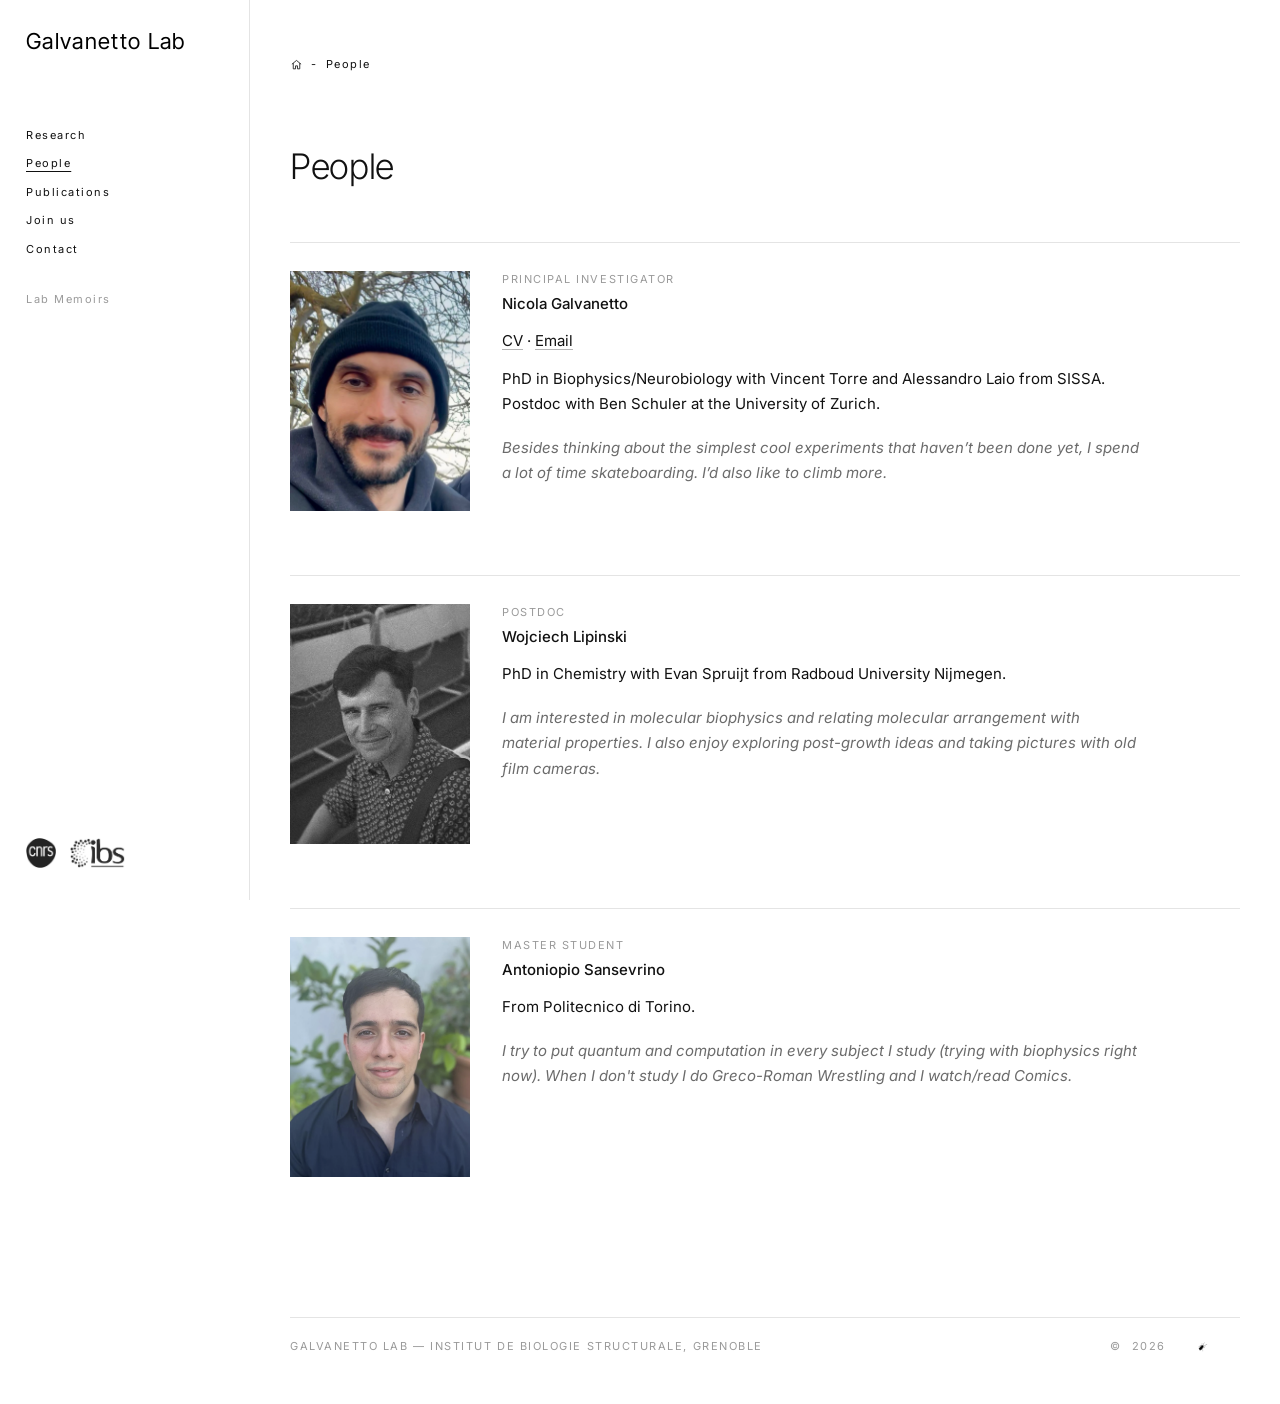
<file: people/index.html>
<!DOCTYPE html>
<html lang="en">
<head>
  <meta charset="UTF-8" />
  <meta name="viewport" content="width=device-width, initial-scale=1.0" />
  <title>People — Nicola Galvanetto Lab</title>
  <meta name="description" content="Meet the team at Nicola Galvanetto's biophysics lab at IBS Grenoble.">
  <meta name="author" content="Nicola Galvanetto">
  <link rel="icon" href="../favicon.ico">
  <link rel="preconnect" href="https://fonts.googleapis.com">
  <link rel="preconnect" href="https://fonts.gstatic.com" crossorigin>
  <link href="https://fonts.googleapis.com/css2?family=Inter+Tight:wght@300;400&family=Inter:wght@400;500&display=swap" rel="stylesheet">
  <link rel="stylesheet" href="../style.css" />
  <meta property="og:type" content="website">
  <meta property="og:site_name" content="Galvanetto Lab">
  <meta property="og:title" content="People — Nicola Galvanetto Lab">
  <meta property="og:description" content="Meet the team at Nicola Galvanetto's biophysics lab at IBS Grenoble.">
  <meta property="og:url" content="https://galvanettolab.org/people/">
  <meta property="og:image" content="https://galvanettolab.org/images/bannerbeads.jpg">
  <meta name="twitter:card" content="summary_large_image">
</head>
<body>

  <!-- ───────── Sidebar ───────── -->
  <aside class="sidebar">
    <div class="sidebar-top">
      <a class="site-title" href="../index.html">Galvanetto Lab</a>
      <button class="hamburger" id="hamburger" aria-label="Open menu" aria-expanded="false">
        <span></span><span></span><span></span>
      </button>
    </div>

    <div class="sidebar-body" id="menu">
      <nav>
        <ul class="menu">
          <li><a href="../research/">Research</a></li>
          <li><a href="../people/" class="active">People</a></li>
          <li><a href="../publications/">Publications</a></li>
          <li><a href="../join/">Join us</a></li>
          <li><a href="../contact/">Contact</a></li>
          <li class="aside"><a href="../memoirs/">Lab Memoirs</a></li>
        </ul>
      </nav>


      <div class="sidebar-logos">
        <a href="https://www.cnrs.fr/en" target="_blank" rel="noopener"><img src="../images/cnrslogo.jpg" alt="CNRS"></a>
        <a href="https://www.ibs.fr/" target="_blank" rel="noopener"><img src="../images/ibslogo.jpg" alt="IBS"></a>
      </div>
    </div>
  </aside>

  <!-- ───────── Main ───────── -->
  <main class="main">
    <div class="wrap">
      <div class="breadcrumb">
        <a href="../index.html" class="crumb-home" aria-label="Home"><svg viewBox="0 0 24 24" aria-hidden="true" fill="none" stroke="currentColor" stroke-width="1.5" stroke-linejoin="round"><path d="M3.5 11.5 12 4.5l8.5 7"/><path d="M6 9.5V20h4.2v-5.5h3.6V20H18V9.5"/></svg></a>
        <span>-</span>
        <span>People</span>
      </div>

      <h1 class="statement">People</h1>


        <section class="row person">
          <img src="../images/nicola3.jpeg" alt="Nicola Galvanetto" class="person-photo">
          <div class="text">
            <p class="kicker">Principal Investigator</p>
            <h2 class="name">Nicola Galvanetto</h2>
            <p class="links"><a href="../docs/CV.pdf" target="_blank" rel="noopener">CV</a> · <a href="mailto:nicola.galvanetto@ibs.fr">Email</a></p>
            <p>PhD in Biophysics/Neurobiology with Vincent Torre and Alessandro Laio from SISSA.<br>
            Postdoc with Ben Schuler at the University of Zurich.</p>
            <p class="quote">Besides thinking about the simplest cool experiments that haven’t been done yet, I spend a lot of time skateboarding. I’d also like to climb more.</p>
          </div>
        </section>

        <section class="row person">
          <img src="../images/woj.jpeg" alt="Wojciech Lipinski" class="person-photo">
          <div class="text">
            <p class="kicker">Postdoc</p>
            <h2 class="name">Wojciech Lipinski</h2>
            <p>PhD in Chemistry with Evan Spruijt from Radboud University Nijmegen.</p>
            <p class="quote">I am interested in molecular biophysics and relating molecular arrangement with material properties. I also enjoy exploring post-growth ideas and taking pictures with old film cameras.</p>
          </div>
        </section>

        <section class="row person">
          <img src="../images/antoniopio.png" alt="Antoniopio Sansevrino" class="person-photo">
          <div class="text">
            <p class="kicker">Master student</p>
            <h2 class="name">Antoniopio Sansevrino</h2>
            <p>From Politecnico di Torino.</p>
            <p class="quote">I try to put quantum and computation in every subject I study (trying with biophysics right now). When I don't study I do Greco-Roman Wrestling and I watch/read Comics.</p>
          </div>
        </section>

      <footer class="site-footer">
        <p>Galvanetto Lab — Institut de Biologie Structurale, Grenoble</p>
        <p class="footer-right">© <span id="year"></span><img src="../images/formica.gif" alt="" class="ant-gif"></p>
      </footer>
    </div>
  </main>

  <script>
    document.getElementById("year").textContent = new Date().getFullYear();

    (function () {
      var btn = document.getElementById("hamburger");
      var menu = document.getElementById("menu");
      btn.addEventListener("click", function () {
        var open = menu.classList.toggle("open");
        btn.classList.toggle("open", open);
        btn.setAttribute("aria-expanded", open);
      });
      menu.querySelectorAll("a").forEach(function (a) {
        a.addEventListener("click", function () { menu.classList.remove("open"); btn.classList.remove("open"); });
      });
    })();
  </script>
</body>
</html>
</file>
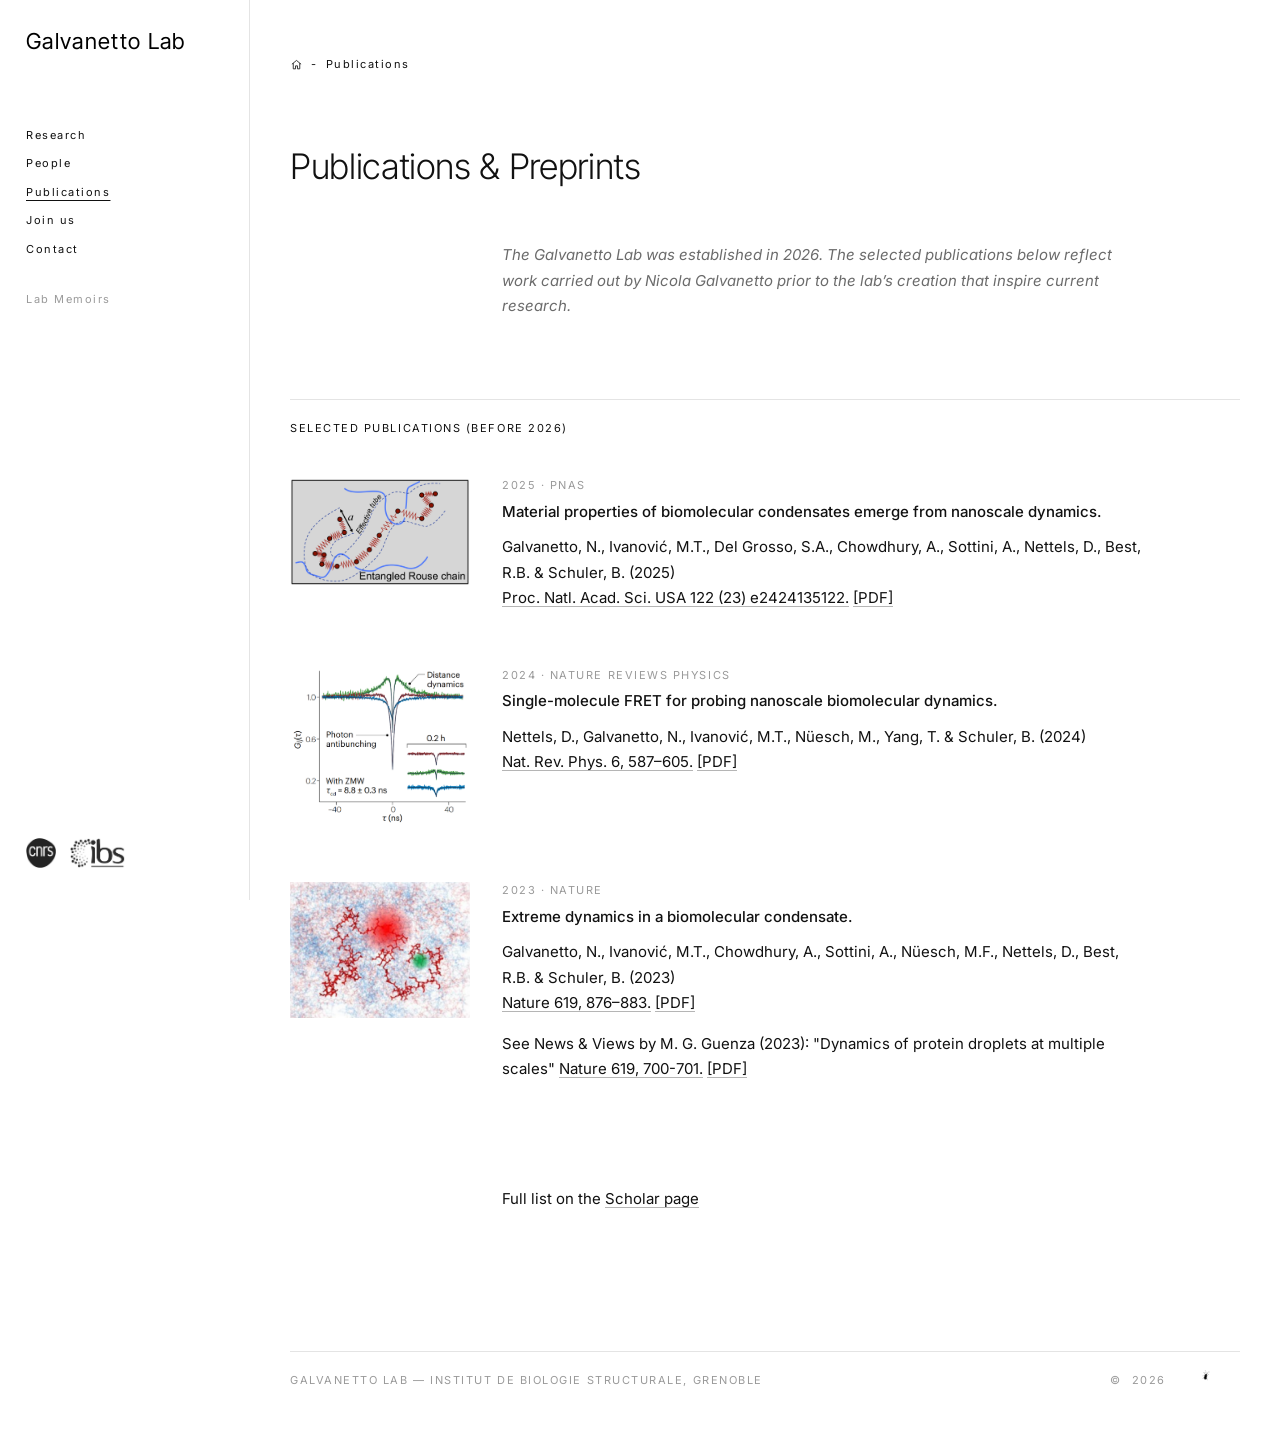
<file: publications/index.html>
<!DOCTYPE html>
<html lang="en">
<head>
  <meta charset="UTF-8" />
  <meta name="viewport" content="width=device-width, initial-scale=1.0" />
  <title>Publications — Nicola Galvanetto Lab</title>
  <meta name="description" content="Scientific publications from Nicola Galvanetto and collaborators.">
  <meta name="author" content="Nicola Galvanetto">
  <link rel="icon" href="../favicon.ico">
  <link rel="preconnect" href="https://fonts.googleapis.com">
  <link rel="preconnect" href="https://fonts.gstatic.com" crossorigin>
  <link href="https://fonts.googleapis.com/css2?family=Inter+Tight:wght@300;400&family=Inter:wght@400;500&display=swap" rel="stylesheet">
  <link rel="stylesheet" href="../style.css" />
  <meta property="og:type" content="website">
  <meta property="og:site_name" content="Galvanetto Lab">
  <meta property="og:title" content="Publications — Nicola Galvanetto Lab">
  <meta property="og:description" content="Scientific publications from Nicola Galvanetto and collaborators.">
  <meta property="og:url" content="https://galvanettolab.org/publications/">
  <meta property="og:image" content="https://galvanettolab.org/images/bannerbeads.jpg">
  <meta name="twitter:card" content="summary_large_image">
</head>
<body>

  <!-- ───────── Sidebar ───────── -->
  <aside class="sidebar">
    <div class="sidebar-top">
      <a class="site-title" href="../index.html">Galvanetto Lab</a>
      <button class="hamburger" id="hamburger" aria-label="Open menu" aria-expanded="false">
        <span></span><span></span><span></span>
      </button>
    </div>

    <div class="sidebar-body" id="menu">
      <nav>
        <ul class="menu">
          <li><a href="../research/">Research</a></li>
          <li><a href="../people/">People</a></li>
          <li><a href="../publications/" class="active">Publications</a></li>
          <li><a href="../join/">Join us</a></li>
          <li><a href="../contact/">Contact</a></li>
          <li class="aside"><a href="../memoirs/">Lab Memoirs</a></li>
        </ul>
      </nav>


      <div class="sidebar-logos">
        <a href="https://www.cnrs.fr/en" target="_blank" rel="noopener"><img src="../images/cnrslogo.jpg" alt="CNRS"></a>
        <a href="https://www.ibs.fr/" target="_blank" rel="noopener"><img src="../images/ibslogo.jpg" alt="IBS"></a>
      </div>
    </div>
  </aside>

  <!-- ───────── Main ───────── -->
  <main class="main">
    <div class="wrap">
      <div class="breadcrumb">
        <a href="../index.html" class="crumb-home" aria-label="Home"><svg viewBox="0 0 24 24" aria-hidden="true" fill="none" stroke="currentColor" stroke-width="1.5" stroke-linejoin="round"><path d="M3.5 11.5 12 4.5l8.5 7"/><path d="M6 9.5V20h4.2v-5.5h3.6V20H18V9.5"/></svg></a>
        <span>-</span>
        <span>Publications</span>
      </div>

      <h1 class="statement">Publications &amp; Preprints</h1>

      <section class="row">
        <div class="label"></div>
        <div class="text">
          <p class="lead"><i>The Galvanetto Lab was established in 2026. The selected publications
          below reflect work carried out by Nicola Galvanetto
          prior to the lab’s creation that inspire current research.</i></p>
        </div>
      </section>

      <h2 class="section-label">Selected Publications (before 2026)</h2>

      <article class="row paper">
        <div class="thumb-plate"><img src="../images/figure PNAS 2025 thumb.png" alt="Figure from the PNAS 2025 paper" class="thumb"></div>
        <div class="text">
          <p class="kicker">2025 · PNAS</p>
          <p class="paper-title">Material properties of biomolecular condensates emerge from nanoscale dynamics.</p>
          <p>Galvanetto, N., Ivanović, M.T., Del Grosso, S.A., Chowdhury, A., Sottini, A., Nettels, D., Best, R.B. &amp; Schuler, B. (2025)<br>
          <a href="https://www.pnas.org/doi/abs/10.1073/pnas.2424135122">Proc. Natl. Acad. Sci. USA 122 (23) e2424135122.</a>
          <a href="../docs/papers/galvanetto25schuler_complete.pdf" target="_blank">[PDF]</a></p>
        </div>
      </article>

      <article class="row paper">
        <div class="thumb-plate"><img src="../images/figure nat rev 2024 thumb.png" alt="Figure from the Nature Reviews Physics 2024 paper" class="thumb"></div>
        <div class="text">
          <p class="kicker">2024 · Nature Reviews Physics</p>
          <p class="paper-title">Single-molecule FRET for probing nanoscale biomolecular dynamics.</p>
          <p>Nettels, D., Galvanetto, N., Ivanović, M.T., Nüesch, M., Yang, T. &amp; Schuler, B. (2024)<br>
          <a href="https://www.nature.com/articles/s42254-024-00748-7">Nat. Rev. Phys. 6, 587–605.</a>
          <a href="../docs/papers/nettels24schuler.pdf" target="_blank">[PDF]</a></p>
        </div>
      </article>

      <article class="row paper">
        <div class="thumb-plate"><img src="../images/figure nature 2023 thumb.png" alt="Figure from the Nature 2023 paper" class="thumb"></div>
        <div class="text">
          <p class="kicker">2023 · Nature</p>
          <p class="paper-title">Extreme dynamics in a biomolecular condensate.</p>
          <p>Galvanetto, N., Ivanović, M.T., Chowdhury, A., Sottini, A., Nüesch, M.F., Nettels, D., Best, R.B. &amp; Schuler, B. (2023)<br>
          <a href="https://www.nature.com/articles/s41586-023-06329-5">Nature 619, 876–883.</a>
          <a href="../docs/papers/Galvanetto23schuler_complete2.pdf" target="_blank">[PDF]</a></p>
          <p>See News &amp; Views by M. G. Guenza (2023): "Dynamics of protein droplets at multiple scales"
          <a href="https://www.nature.com/articles/d41586-023-02215-2">Nature 619, 700-701.</a>
          <a href="../docs/papers/Guenza23.pdf" target="_blank">[PDF]</a></p>
        </div>
      </article>

      <section class="row">
        <div class="label"></div>
        <div class="text">
          <p>Full list on the <a href="https://scholar.google.com/citations?hl=en&amp;user=8Rr_CowAAAAJ&amp;view_op=list_works&amp;sortby=pubdate" target="_blank">Scholar page</a></p>
        </div>
      </section>

      <footer class="site-footer">
        <p>Galvanetto Lab — Institut de Biologie Structurale, Grenoble</p>
        <p class="footer-right">© <span id="year"></span><img src="../images/formica.gif" alt="" class="ant-gif"></p>
      </footer>
    </div>
  </main>

  <script>
    document.getElementById("year").textContent = new Date().getFullYear();

    (function () {
      var btn = document.getElementById("hamburger");
      var menu = document.getElementById("menu");
      btn.addEventListener("click", function () {
        var open = menu.classList.toggle("open");
        btn.classList.toggle("open", open);
        btn.setAttribute("aria-expanded", open);
      });
      menu.querySelectorAll("a").forEach(function (a) {
        a.addEventListener("click", function () { menu.classList.remove("open"); btn.classList.remove("open"); });
      });
    })();
  </script>
</body>
</html>
</file>
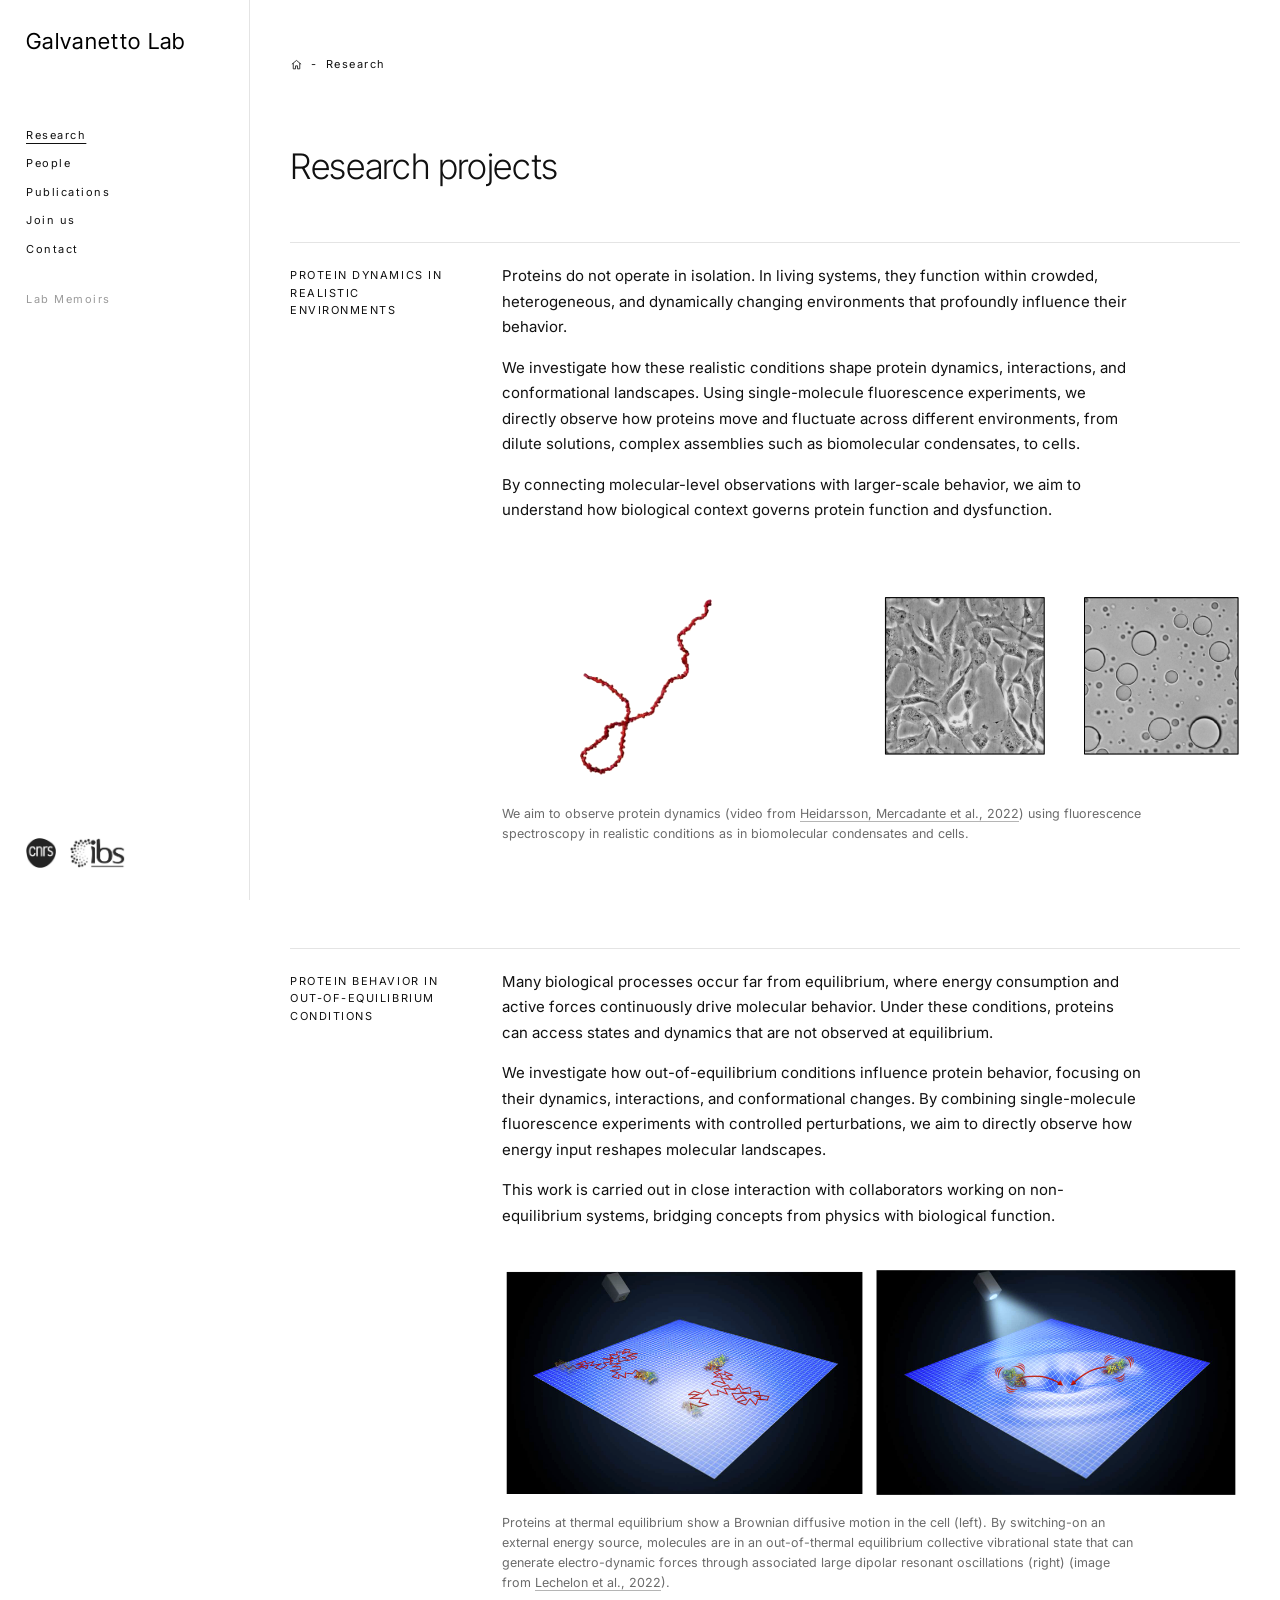
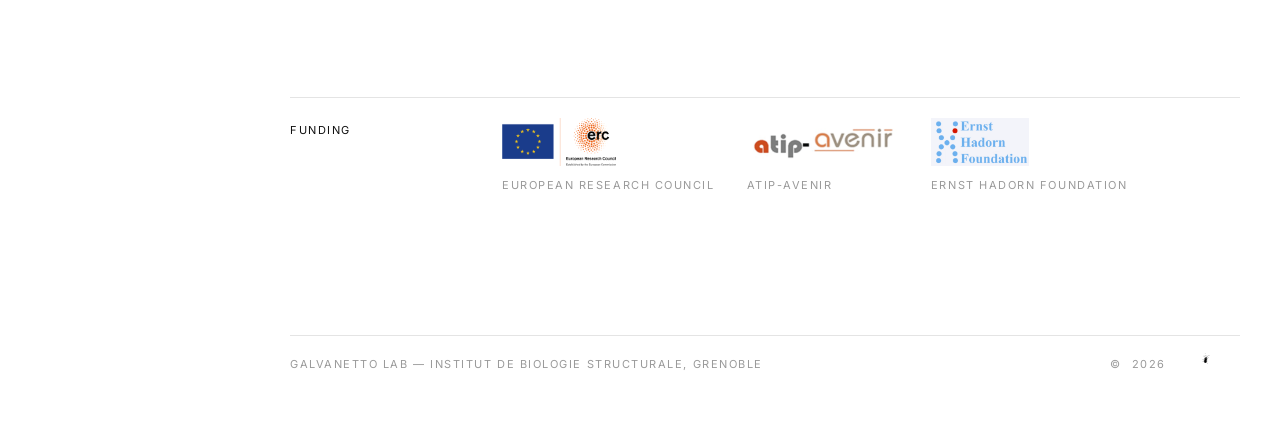
<file: research/index.html>
<!DOCTYPE html>
<html lang="en">
<head>
  <meta charset="UTF-8" />
  <meta name="viewport" content="width=device-width, initial-scale=1.0" />
  <title>Research — Nicola Galvanetto Lab</title>
  <meta name="description" content="Experimental biophysics, Single-molecule FRET, biomolecular condensates, and intrinsically disordered proteins.">
  <meta name="author" content="Nicola Galvanetto">
  <link rel="icon" href="../favicon.ico">
  <link rel="preconnect" href="https://fonts.googleapis.com">
  <link rel="preconnect" href="https://fonts.gstatic.com" crossorigin>
  <link href="https://fonts.googleapis.com/css2?family=Inter+Tight:wght@300;400&family=Inter:wght@400;500&display=swap" rel="stylesheet">
  <link rel="stylesheet" href="../style.css" />
  <meta property="og:type" content="website">
  <meta property="og:site_name" content="Galvanetto Lab">
  <meta property="og:title" content="Research — Nicola Galvanetto Lab">
  <meta property="og:description" content="Experimental biophysics, Single-molecule FRET, biomolecular condensates, and intrinsically disordered proteins.">
  <meta property="og:url" content="https://galvanettolab.org/research/">
  <meta property="og:image" content="https://galvanettolab.org/images/bannerbeads.jpg">
  <meta name="twitter:card" content="summary_large_image">
</head>
<body>

  <!-- ───────── Sidebar ───────── -->
  <aside class="sidebar">
    <div class="sidebar-top">
      <a class="site-title" href="../index.html">Galvanetto Lab</a>
      <button class="hamburger" id="hamburger" aria-label="Open menu" aria-expanded="false">
        <span></span><span></span><span></span>
      </button>
    </div>

    <div class="sidebar-body" id="menu">
      <nav>
        <ul class="menu">
          <li><a href="../research/" class="active">Research</a></li>
          <li><a href="../people/">People</a></li>
          <li><a href="../publications/">Publications</a></li>
          <li><a href="../join/">Join us</a></li>
          <li><a href="../contact/">Contact</a></li>
          <li class="aside"><a href="../memoirs/">Lab Memoirs</a></li>
        </ul>
      </nav>


      <div class="sidebar-logos">
        <a href="https://www.cnrs.fr/en" target="_blank" rel="noopener"><img src="../images/cnrslogo.jpg" alt="CNRS"></a>
        <a href="https://www.ibs.fr/" target="_blank" rel="noopener"><img src="../images/ibslogo.jpg" alt="IBS"></a>
      </div>
    </div>
  </aside>

  <!-- ───────── Main ───────── -->
  <main class="main">
    <div class="wrap">
      <div class="breadcrumb">
        <a href="../index.html" class="crumb-home" aria-label="Home"><svg viewBox="0 0 24 24" aria-hidden="true" fill="none" stroke="currentColor" stroke-width="1.5" stroke-linejoin="round"><path d="M3.5 11.5 12 4.5l8.5 7"/><path d="M6 9.5V20h4.2v-5.5h3.6V20H18V9.5"/></svg></a>
        <span>-</span>
        <span>Research</span>
      </div>

      <h1 class="statement">Research projects</h1>

      <section class="row">
        <h2 class="label">Protein dynamics in realistic environments</h2>
        <div class="text">
          <p>Proteins do not operate in isolation.
          In living systems, they function within crowded, heterogeneous, and dynamically changing
          environments that profoundly influence their behavior.</p>
          <p>We investigate how these realistic conditions shape protein dynamics, interactions,
          and conformational landscapes. Using single-molecule fluorescence experiments,
          we directly observe how proteins move and fluctuate across different environments,
          from dilute solutions, complex assemblies such as biomolecular condensates, to cells.</p>
          <p>By connecting molecular-level observations with larger-scale behavior, we aim to
          understand how biological context governs protein function and dysfunction.</p>
        </div>
      </section>

      <figure class="figure">
        <div class="grid-2">
          <div class="plate cell"><video autoplay loop muted playsinline aria-label="Protein chain dynamics"><source src="../images/chain.webm" type="video/webm"><source src="../images/chain.mp4" type="video/mp4"></video></div>
          <div class="plate cell"><img src="../images/cells and droplets.png" alt="Cells and biomolecular condensates"></div>
        </div>
        <figcaption class="row">
          <span class="label"></span>
          <span class="text">We aim to observe protein dynamics
          (video from <a href="https://www.nature.com/articles/s41557-021-00839-3">Heidarsson, Mercadante et al., 2022</a>)
          using fluorescence spectroscopy in realistic conditions as in biomolecular condensates and cells.</span>
        </figcaption>
      </figure>

      <section class="row">
        <h2 class="label">Protein behavior in out-of-equilibrium conditions</h2>
        <div class="text">
          <p>Many biological processes occur far from equilibrium, where energy
          consumption and active forces continuously drive molecular behavior.
          Under these conditions, proteins can access states and dynamics that are not observed at equilibrium.</p>
          <p>We investigate how out-of-equilibrium conditions influence protein behavior,
          focusing on their dynamics, interactions, and conformational changes.
          By combining single-molecule fluorescence experiments with controlled
          perturbations, we aim to directly observe how energy input reshapes molecular landscapes.</p>
          <p>This work is carried out in close interaction with collaborators working
          on non-equilibrium systems, bridging concepts from physics with biological function.</p>
        </div>
      </section>

      <figure class="figure">
        <div class="plate"><img src="../images/sci advances.png" alt="Proteins at and out of thermal equilibrium"></div>
        <figcaption class="row">
          <span class="label"></span>
          <span class="text">Proteins at thermal equilibrium show
          a Brownian diffusive motion in the cell (left).
          By switching-on an external energy source, molecules are in an out-of-thermal equilibrium collective
          vibrational state that can generate electro-dynamic forces through associated large dipolar resonant oscillations (right)
          (image from <a href="https://www.science.org/doi/full/10.1126/sciadv.abl5855">Lechelon et al., 2022</a>).</span>
        </figcaption>
      </figure>

      <section class="row">
        <h2 class="label">Funding</h2>
        <div class="text funding-logos">
          <a href="https://erc.europa.eu/" target="_blank" rel="noopener noreferrer" class="funding-item">
            <img src="../images/erclogo.png" alt="European Research Council, funded by the European Union">
            <span>European Research Council</span>
          </a>
          <a href="https://www.insb.cnrs.fr/fr/atip-avenir" target="_blank" rel="noopener noreferrer" class="funding-item">
            <img src="../images/atiplogo.png" alt="ATIP-Avenir">
            <span>ATIP-Avenir</span>
          </a>
          <a href="https://www.ernsthadornfoundation.org/" target="_blank" rel="noopener noreferrer" class="funding-item">
            <img src="../images/ernstlogo.png" alt="Ernst Hadorn Foundation">
            <span>Ernst Hadorn Foundation</span>
          </a>
        </div>
      </section>

      <footer class="site-footer">
        <p>Galvanetto Lab — Institut de Biologie Structurale, Grenoble</p>
        <p class="footer-right">© <span id="year"></span><img src="../images/formica.gif" alt="" class="ant-gif"></p>
      </footer>
    </div>
  </main>

  <script>
    document.getElementById("year").textContent = new Date().getFullYear();

    (function () {
      var btn = document.getElementById("hamburger");
      var menu = document.getElementById("menu");
      btn.addEventListener("click", function () {
        var open = menu.classList.toggle("open");
        btn.classList.toggle("open", open);
        btn.setAttribute("aria-expanded", open);
      });
      menu.querySelectorAll("a").forEach(function (a) {
        a.addEventListener("click", function () { menu.classList.remove("open"); btn.classList.remove("open"); });
      });
    })();
  </script>
</body>
</html>
</file>
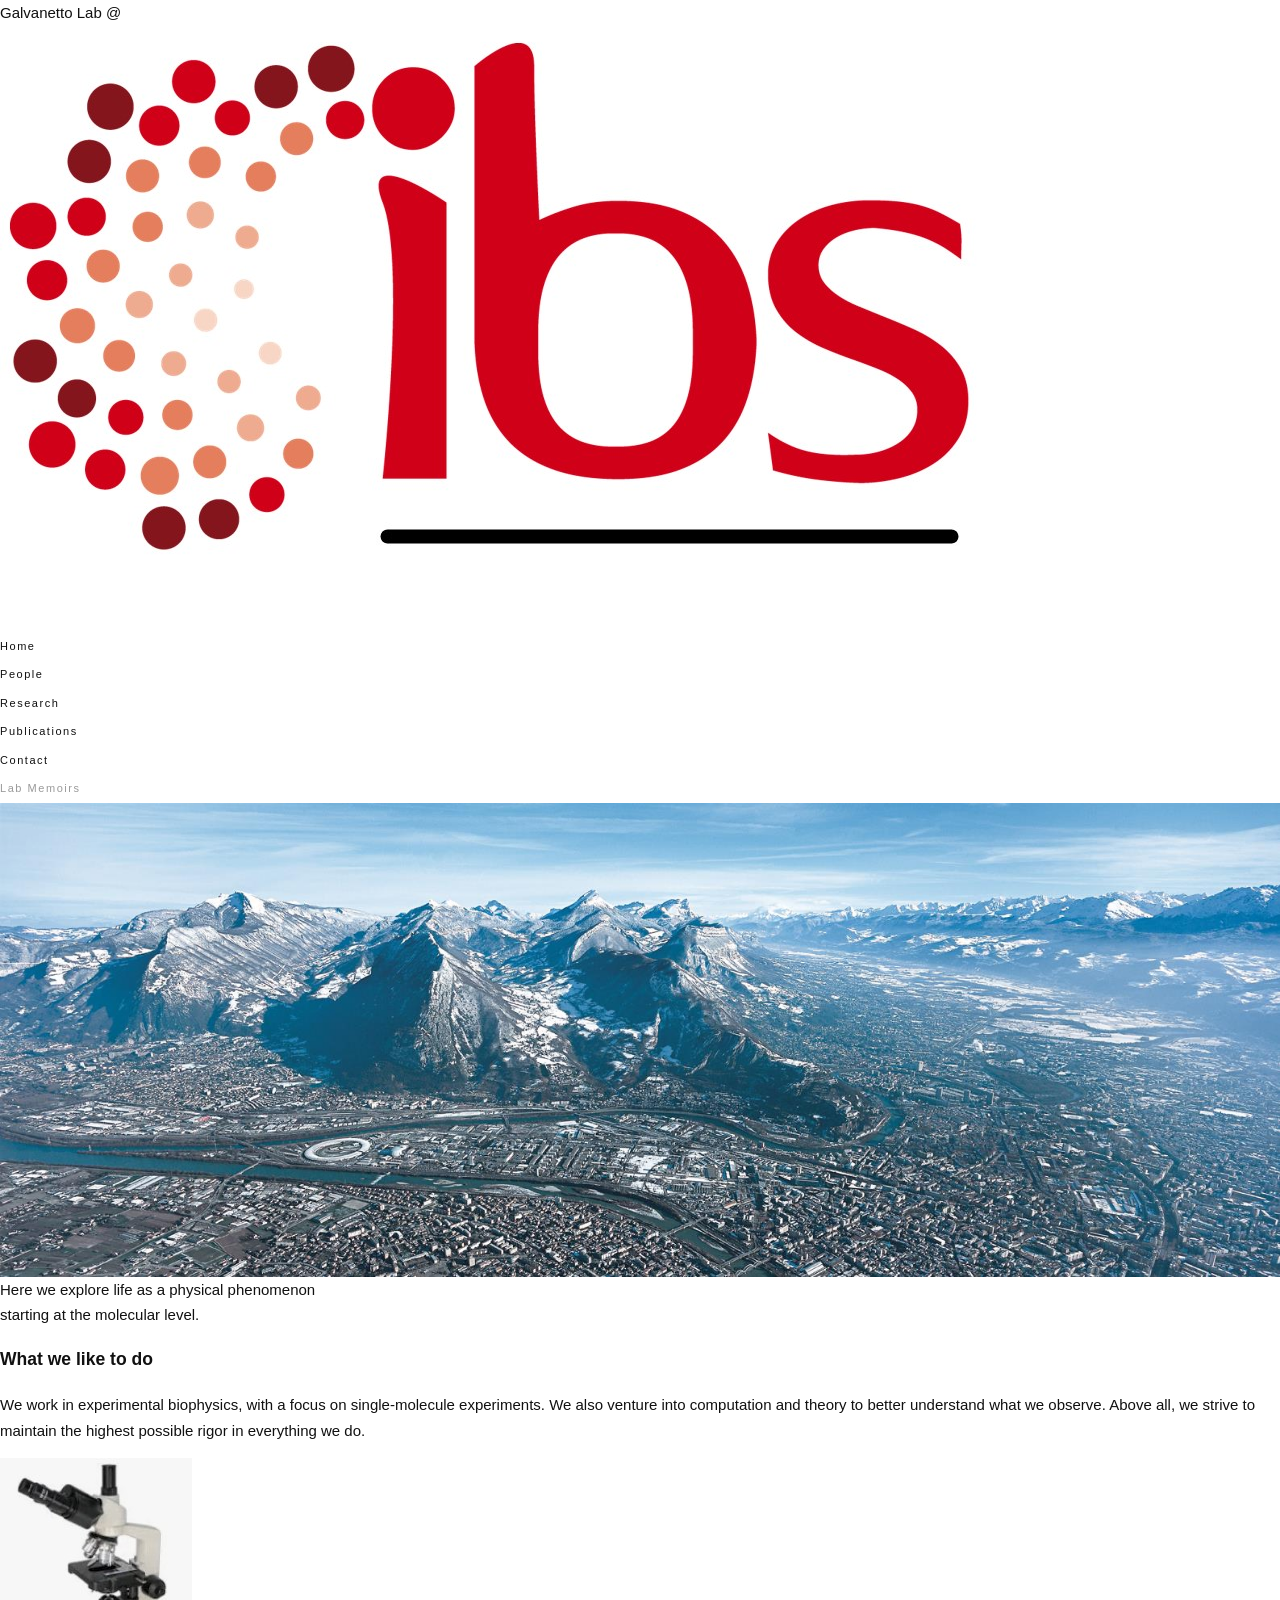
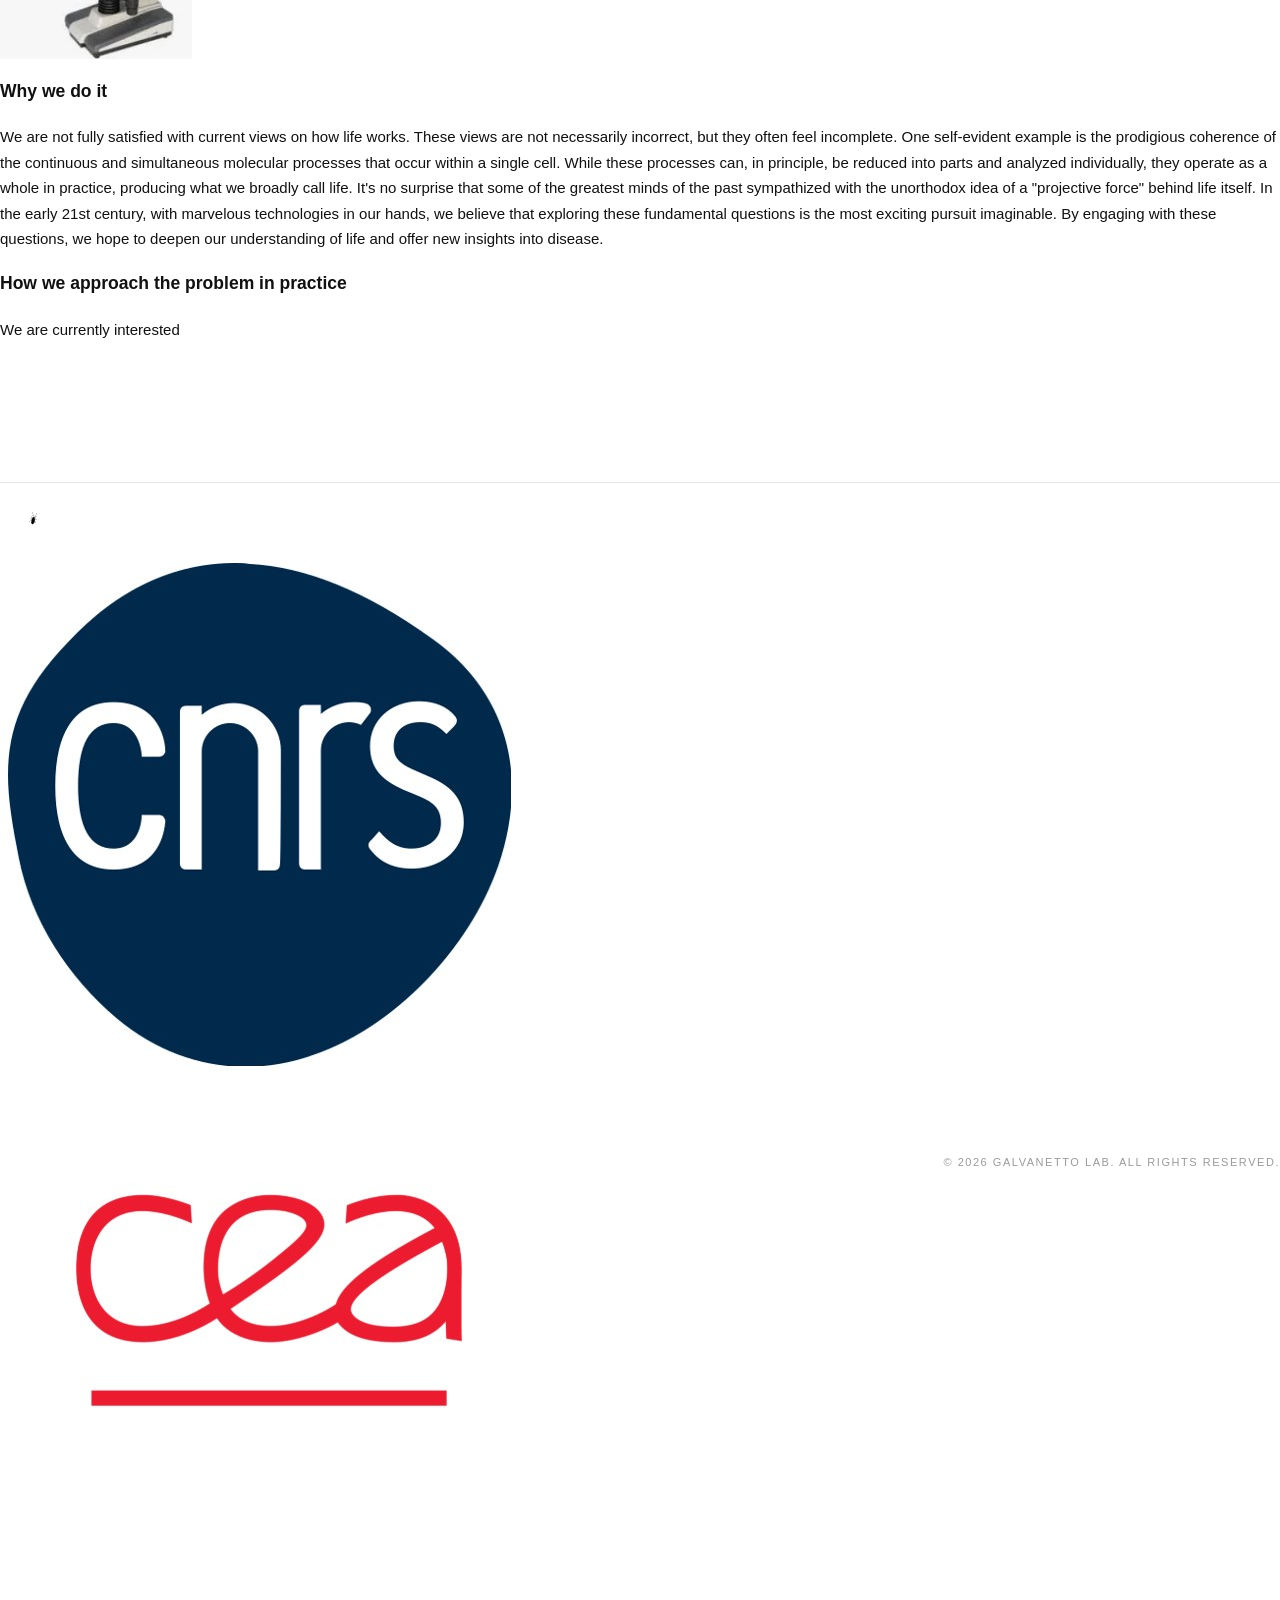
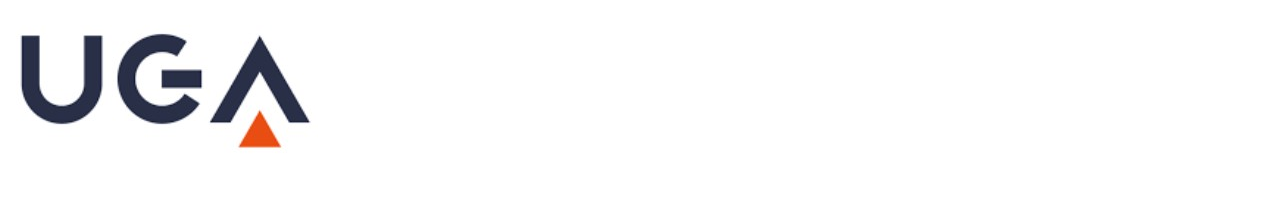
<file: index pre smartphone.html>
<!DOCTYPE html>
<html lang="en">
<head>
  <meta charset="UTF-8" />
  <meta name="viewport" content="width=device-width, initial-scale=1.0" />
  <title>Galvanetto Lab</title>
  <link rel="stylesheet" href="style.css" />
</head>
<body>
  <header>
    <nav class="nav">
      <div class="logo">
	    Galvanetto Lab @ 
		<a href="https://www.ibs.fr/" target="_blank">
		<img src="images/ibslogo.jpg" alt="IBS logo" class="ibs-logo">
		</a>
	  </div>
      <ul class="menu">
        <li><a href="index.html">Home</a></li>
        <li><a href="people/">People</a></li>
        <li><a href="research/">Research</a></li>
        <li><a href="publications/">Publications</a></li>
        <li><a href="contact/">Contact</a></li>
		<a href="memoirs/" class="memoirs-link">Lab Memoirs</a>
      </ul>
    </nav>
  </header>

  <section class="hero">
    <img src="images/grenoble_aerea_snow.jpg" alt="Lab banner" class="hero-image" />
    <div class="hero-text">
      <!-- <h1>Galvanetto Lab</h1> -->
      <banner>Here we explore life as a physical phenomenon<br>starting at the molecular level.</banner>
    </div>
  </section>

  <main class="content">
    <h3>What we like to do</h3>
    <p>
      We work in experimental biophysics, with a focus on single-molecule experiments. 
	  We also venture into computation and theory to better understand what we observe. 
	  Above all, we strive to maintain the highest possible rigor in everything we do.
    </p>
	
	<img src="images/microscope.jpg" alt="Fluorescence microscope setup" class="main-image">
	
    <h3>Why we do it</h3>
    <p>
      We are not fully satisfied with current views on how life works. 
	  These views are not necessarily incorrect, but they often feel incomplete. 
	  One self-evident example is the prodigious coherence of the continuous and 
	  simultaneous molecular processes that occur within a single cell. 
	  While these processes can, in principle, be reduced into parts and analyzed individually, 
	  they operate as a whole in practice, producing what we broadly call life. It's no surprise 
	  that some of the greatest minds of the past sympathized with the unorthodox idea of a "projective force" 
	  behind life itself. In the early 21st century, with marvelous technologies in our hands, we believe that 
	  exploring these fundamental questions is the most exciting pursuit imaginable. By engaging with these questions, 
	  we hope to deepen our understanding of life and offer new insights into disease.
    </p>
	
	<h3>How we approach the problem in practice</h3>
    <p>
      We are currently interested 
    </p>
  </main>

<footer class="site-footer">
  <div class="footer-logos-container">
  <div class="footer-logos-left">
      <img src="images/formica.gif" alt="formica">
    </div>
  
  
  
  
    <div class="footer-logos-right">
      <a href="https://www.cnrs.fr/en" target="_blank" rel="noopener">
        <img src="images/cnrslogo.jpg" alt="Logo cnrs">
      </a>

      <a href="https://www.cea.fr/english/Pages/home.aspx" target="_blank" rel="noopener">
        <img src="images/cealogo.jpg" alt="Logo 2">
      </a>

      <a href="https://www.univ-grenoble-alpes.fr/english/" target="_blank" rel="noopener">
        <img src="images/ugalogo.jpg" alt="Logo 3">
      </a>
    </div>
  </div>

  <!-- BOTTOM TEXT -->
  <div class="footer-bottom">
    <p>© <span id="year"></span> Galvanetto Lab. All rights reserved.</p>
  </div>

  <script>
    document.getElementById("year").textContent = new Date().getFullYear();
  </script>
</footer>
</body>
</html>
</file>
<file: style.css>
/* ─────────────────────────────────────────────────────────────
   Galvanetto Lab — black & white studio layout
   One grid: | label 240 | gap 40 | text 640 |   images span the full 1040
   Three type sizes: statement · body · small spaced labels
   ───────────────────────────────────────────────────────────── */

:root {
  --sidebar-w: 300px;
  --side-pad: 32px;
  --col: 1040px;
  --label: 240px;
  --gap: 40px;
  --text: 640px;
  --space: 104px;            /* vertical rhythm between blocks */

  --ink: #111;
  --grey: #6b6b6b;
  --light: #9a9a9a;
  --rule: #e4e4e4;

  --sans: "Inter", "Helvetica Neue", Helvetica, Arial, sans-serif;
  --display: "Inter Tight", "Inter", "Helvetica Neue", Helvetica, Arial, sans-serif;
}

* { box-sizing: border-box; }
html { -webkit-text-size-adjust: 100%; }

body {
  margin: 0;
  background: #fff;
  color: var(--ink);
  font-family: var(--sans);
  font-size: 15px;
  line-height: 1.7;
  -webkit-font-smoothing: antialiased;
}

a { color: inherit; text-decoration: underline; text-decoration-thickness: 1px; text-underline-offset: 3px; text-decoration-color: #b5b5b5; transition: text-decoration-color .2s; }
a:hover { text-decoration-color: var(--ink); }

img, video { display: block; max-width: 100%; height: auto; }
p { margin: 0 0 1em; }
p:last-child { margin-bottom: 0; }
h1, h2 { margin: 0; font-weight: inherit; }

/* Small spaced capitals: the one "label" style used everywhere */
.label, .kicker, .section-label, .menu a, .breadcrumb, .site-footer {
  font-size: 11px;
  letter-spacing: 0.14em;
  line-height: 1.6;
}
.label, .kicker, .section-label, .site-footer { text-transform: uppercase; }

/* ───────── Sidebar ───────── */

.sidebar {
  position: fixed;
  top: 0; bottom: 0; left: 0;
  width: var(--sidebar-w);
  display: flex;
  flex-direction: column;
  padding: 28px var(--side-pad) 32px;
  background: #fff;
  border-right: 1px solid var(--rule);
  overflow-y: auto;
  z-index: 20;
}

.site-title {
  font-family: var(--display);
  font-size: 26px;
  font-weight: 400;
  letter-spacing: 0.06em;
  line-height: 1.2;
  color: #000;
  text-decoration: none;
  white-space: nowrap;
}

.sidebar-body {
  flex: 1;
  display: flex;
  flex-direction: column;
}

.menu { list-style: none; margin: 64px 0 0; padding: 0; }
.menu li.aside { margin-top: 22px; }   /* Lab Memoirs set slightly apart */
.menu a {
  display: inline-block;
  padding: 5px 0;
  color: var(--ink);                 /* main items in black */
  text-decoration: none;
  text-underline-offset: 4px;
  text-decoration-thickness: 1px;
}
.menu a[href*="memoirs"] { color: var(--light); }   /* Lab Memoirs in grey */
/* current page and hover: a thin underline, colours stay the same */
.menu a:hover, .menu a.active { text-decoration: underline; }

.sidebar-icons { display: flex; gap: 14px; margin-top: 44px; }
.sidebar-icons a { display: inline-flex; color: var(--ink); text-decoration: none; opacity: .8; transition: opacity .15s; }
.sidebar-icons a:hover { opacity: 1; }
.sidebar-icons svg { width: 15px; height: 15px; fill: currentColor; }
.sidebar-icons svg.stroke { fill: none; stroke: currentColor; stroke-width: 1.6; }

.sidebar-logos {
  display: flex;
  align-items: center;
  flex-wrap: wrap;
  gap: 14px;
  margin-top: auto;
  padding-top: 40px;
}
.sidebar-logos a { text-decoration: none; }

.sidebar-logos img {
  height: 30px;
  width: auto;
  filter: grayscale(1);              /* black & white in the sidebar */
  transition: filter .3s ease;
}
.sidebar-logos a:hover img,
.sidebar-logos a:focus-visible img { filter: none; }   /* colour on hover */

/* Contact page: the institute's partners */
.institute-logos { display: flex; flex-wrap: wrap; align-items: center; gap: 28px; margin-top: 24px; }
.institute-logos a { text-decoration: none; }
.institute-logos img { height: 40px; width: auto; }

.hamburger { display: none; }

/* ───────── Main column ───────── */

.main { margin-left: var(--sidebar-w); }

.wrap {
  width: min(var(--col), calc(100% - 80px));
  margin-left: clamp(40px, calc((100% - var(--col)) / 2), 320px);
  padding-bottom: 48px;
}

.breadcrumb {
  display: flex;
  align-items: center;
  gap: 8px;
  padding-top: 56px;
  color: var(--ink);
}
.crumb-home { display: inline-flex; color: var(--ink); }
.crumb-home svg { width: 13px; height: 13px; }

.wrap { container-type: inline-size; }   /* lets the title scale with the column */

.statement {
  margin-top: 72px;
  font-family: var(--display);
  font-size: min(38px, 3.7cqi);          /* stays on one line on desktop and laptop screens */
  font-weight: 300;
  line-height: 1.15;
  letter-spacing: -0.01em;
}

/* The grid row: label | text */
.row {
  display: grid;
  grid-template-columns: var(--label) minmax(0, var(--text));
  column-gap: var(--gap);
  margin-top: var(--space);
}
.row > .label { padding-top: 4px; color: var(--ink); }
.row > .text { min-width: 0; }

/* Rows that open a new section get a hairline across the full width */
section.row:has(> h2.label),
.memoir,
.section-label {
  border-top: 1px solid var(--rule);
  padding-top: 20px;
}

.section-label { display: block; margin-top: var(--space); }

.lead { color: var(--grey); }

/* Home: no breadcrumb, so the title keeps the same height as on the other pages */
.wrap > .statement:first-child { margin-top: 146px; }

/* Home: the intro as a lead paragraph */
.intro { font-size: 18px; line-height: 1.65; }

/* Spacing right after a page title */
.statement + .full { margin-top: 48px; }
.statement + .row { margin-top: 56px; }
.row + .section-label { margin-top: 80px; }

/* Full-width photographs */
.full { width: 100%; margin-top: var(--space); }
.full-link { display: block; text-decoration: none; }
.full-link .full { margin-top: 48px; }
.row + .full { margin-top: 48px; }

/* Figures: start at the text column, run to the right edge of the page */
.figure { margin: var(--space) 0 0; }
.row + .figure { margin-top: 40px; }   /* a figure sits close to the text it illustrates */

.figure > .plate,
.figure > .grid-2 { margin-left: calc(var(--label) + var(--gap)); }

.plate > img, .plate > video { width: 100%; filter: brightness(1.04); }
.plate-narrow > img, .plate-narrow > video { max-width: var(--text); }

.grid-2 {
  display: grid;
  grid-template-columns: 1fr 1fr;
  gap: 24px;
  align-items: center;
}
.plate.cell > img, .plate.cell > video { width: 100%; }

.figure figcaption.row { margin-top: 16px; }
.figure figcaption .label { color: var(--light); padding-top: 3px; }
.figure figcaption .text { font-size: 12.5px; line-height: 1.6; color: var(--grey); }

/* ───────── People: photo in the label column, text in the text column ───────── */

.person {
  margin-top: 64px;
  padding-top: 28px;
  border-top: 1px solid var(--rule);
}
.statement + .person { margin-top: 56px; }

.person-photo {
  width: 180px;
  aspect-ratio: 3 / 4;
  object-fit: cover;
  object-position: center top;
}

.kicker { color: var(--light); margin: 0; }
.name { font-size: 15px; font-weight: 500; margin: 2px 0 12px; }
.person .quote { font-style: italic; color: var(--grey); margin-top: 18px; }
.person .links { margin-bottom: 12px; }

/* ───────── Publications ───────── */

.paper { margin-top: 56px; }
.section-label + .paper { margin-top: 40px; }

.thumb-plate { width: 100%; }
.thumb {
  width: 100%;          /* the figure fills the full column width, never cropped */
  height: auto;
}

.paper-title { font-weight: 500; margin: 4px 0 10px; }

/* ───────── Funding ───────── */

.funding-logos { display: flex; flex-wrap: wrap; align-items: flex-end; gap: 40px 32px; }
.funding-item { display: flex; flex-direction: column; align-items: flex-start; gap: 10px; text-decoration: none; }
.funding-item img { height: 48px; width: auto; max-width: none; }
.funding-item span { font-size: 11px; letter-spacing: 0.14em; text-transform: uppercase; color: var(--light); }

/* ───────── Memoirs ───────── */

.memoir { margin-top: 72px; }
.memoir > .label { color: var(--light); }
.memoir-title { font-size: 15px; font-weight: 500; margin-bottom: 12px; }
.memoir img { width: 100%; margin: 28px 0; }

/* ───────── Footer ───────── */

.site-footer {
  display: flex;
  justify-content: space-between;
  align-items: center;
  gap: 24px;
  margin-top: 140px;
  padding-top: 20px;
  border-top: 1px solid var(--rule);
  color: var(--light);
}
.site-footer p { margin: 0; }

/* the lab ant, wandering next to the copyright */
.footer-right { display: flex; align-items: center; gap: 10px; }
.ant-gif {
  width: 60px;              /* ≈ 45px tall; the original footer used 50px */
  height: auto;
  margin: -16px 0 -16px 4px;  /* keeps the footer line height unchanged */
}

/* ───────── Medium screens ───────── */

@media (max-width: 1280px) {
  :root { --sidebar-w: 250px; --side-pad: 26px; --label: 180px; --gap: 32px; }
  .site-title { font-size: 22px; }
}

/* ───────── Phones & small tablets: sidebar becomes a top bar ───────── */

@media (max-width: 900px) {
  :root { --space: 72px; }

  .sidebar {
    position: sticky;
    bottom: auto;
    width: 100%;
    padding: 14px 20px;
    border-right: 0;
    border-bottom: 1px solid var(--rule);
    overflow: visible;
  }
  .sidebar-top { display: flex; justify-content: space-between; align-items: center; }
  .site-title { font-size: 20px; }

  .hamburger { display: block; background: none; border: 0; padding: 6px 0 6px 12px; cursor: pointer; }
  .hamburger span { display: block; width: 22px; height: 1.5px; background: #000; margin: 5px 0; transition: transform .25s, opacity .25s; }
  .hamburger.open span:nth-child(1) { transform: translateY(6.5px) rotate(45deg); }
  .hamburger.open span:nth-child(2) { opacity: 0; }
  .hamburger.open span:nth-child(3) { transform: translateY(-6.5px) rotate(-45deg); }

  .sidebar-body {
    display: none;
    position: absolute;
    top: 100%; left: 0; right: 0;
    padding: 8px 20px 24px;
    background: #fff;
    border-bottom: 1px solid var(--rule);
  }
  .sidebar-body.open { display: block; }
  .menu { margin-top: 0; }
  .menu a { padding: 7px 0; font-size: 12px; }
  .sidebar-icons { margin-top: 20px; }
  .sidebar-logos { padding-top: 20px; }
  .sidebar-logos img { height: 26px; }
  .institute-logos { gap: 22px; }
  .institute-logos img { height: 32px; }

  .main { margin-left: 0; }
  .wrap { width: auto; margin: 0 20px; }
  .breadcrumb { padding-top: 24px; }

  .statement { margin-top: 40px; font-size: 28px; }
  .wrap > .statement:first-child { margin-top: 64px; }
  .intro { font-size: 16.5px; }
  .row + .figure { margin-top: 28px; }
  .statement + .full { margin-top: 28px; }
  .statement + .row { margin-top: 40px; }

  .row { grid-template-columns: 1fr; row-gap: 12px; }
  .row > .label:empty { display: none; }
  .figure figcaption.row { row-gap: 2px; }

  .grid-2 { grid-template-columns: 1fr; }
  .figure > .plate, .figure > .grid-2 { margin-left: 0; }

  .paper .thumb-plate { max-width: 320px; }
  .person.row { grid-template-columns: 140px minmax(0, 1fr); column-gap: 24px; }
  .person-photo { width: 140px; }
  .memoir { margin-top: 56px; }

  .site-footer { flex-direction: column; align-items: flex-start; gap: 4px; margin-top: 96px; }
  .footer-right { width: 100%; }
  .ant-gif { margin: 0 0 0 auto; }   /* © 2026 stays left, the ant sits on the right, no overlap with the text above */
  section[id] { scroll-margin-top: 70px; }
}

@media (max-width: 560px) {
  .person.row { grid-template-columns: 96px minmax(0, 1fr); column-gap: 18px; }
  .person-photo { width: 96px; }
}
</file>
